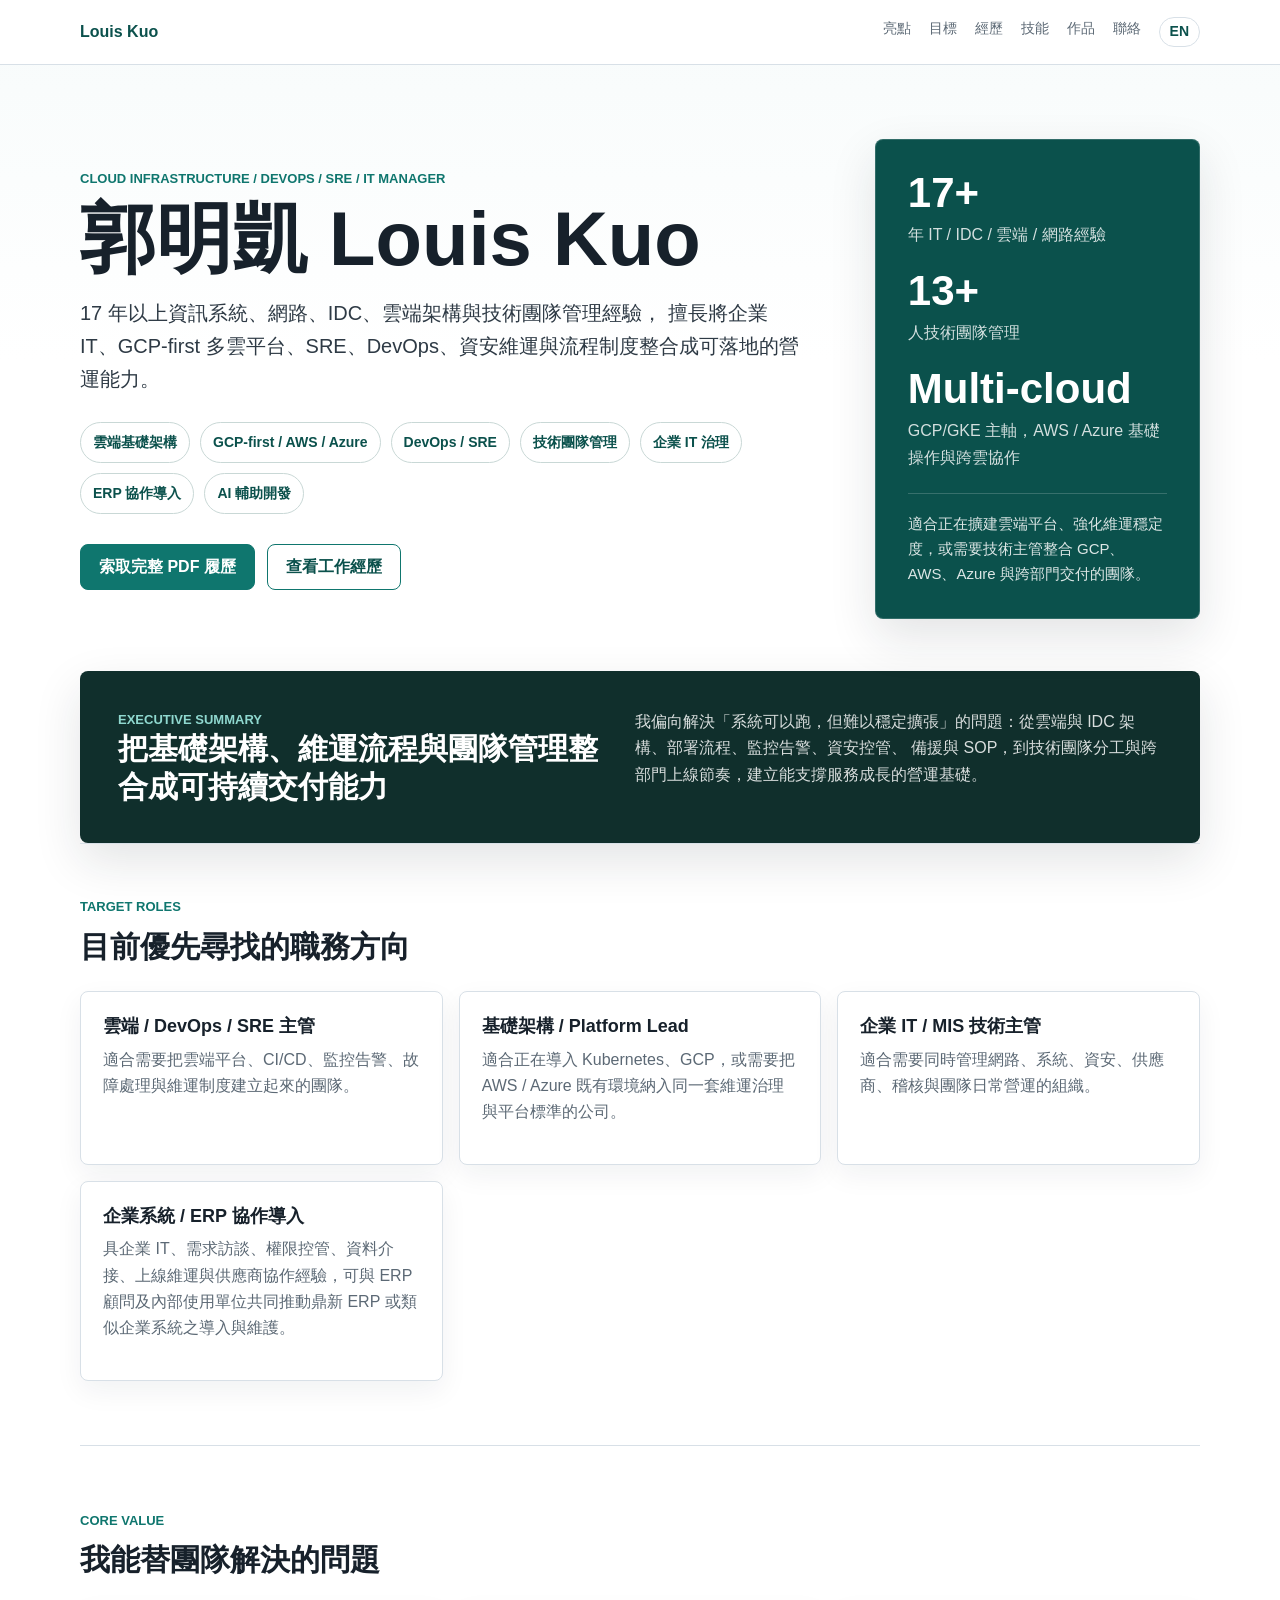
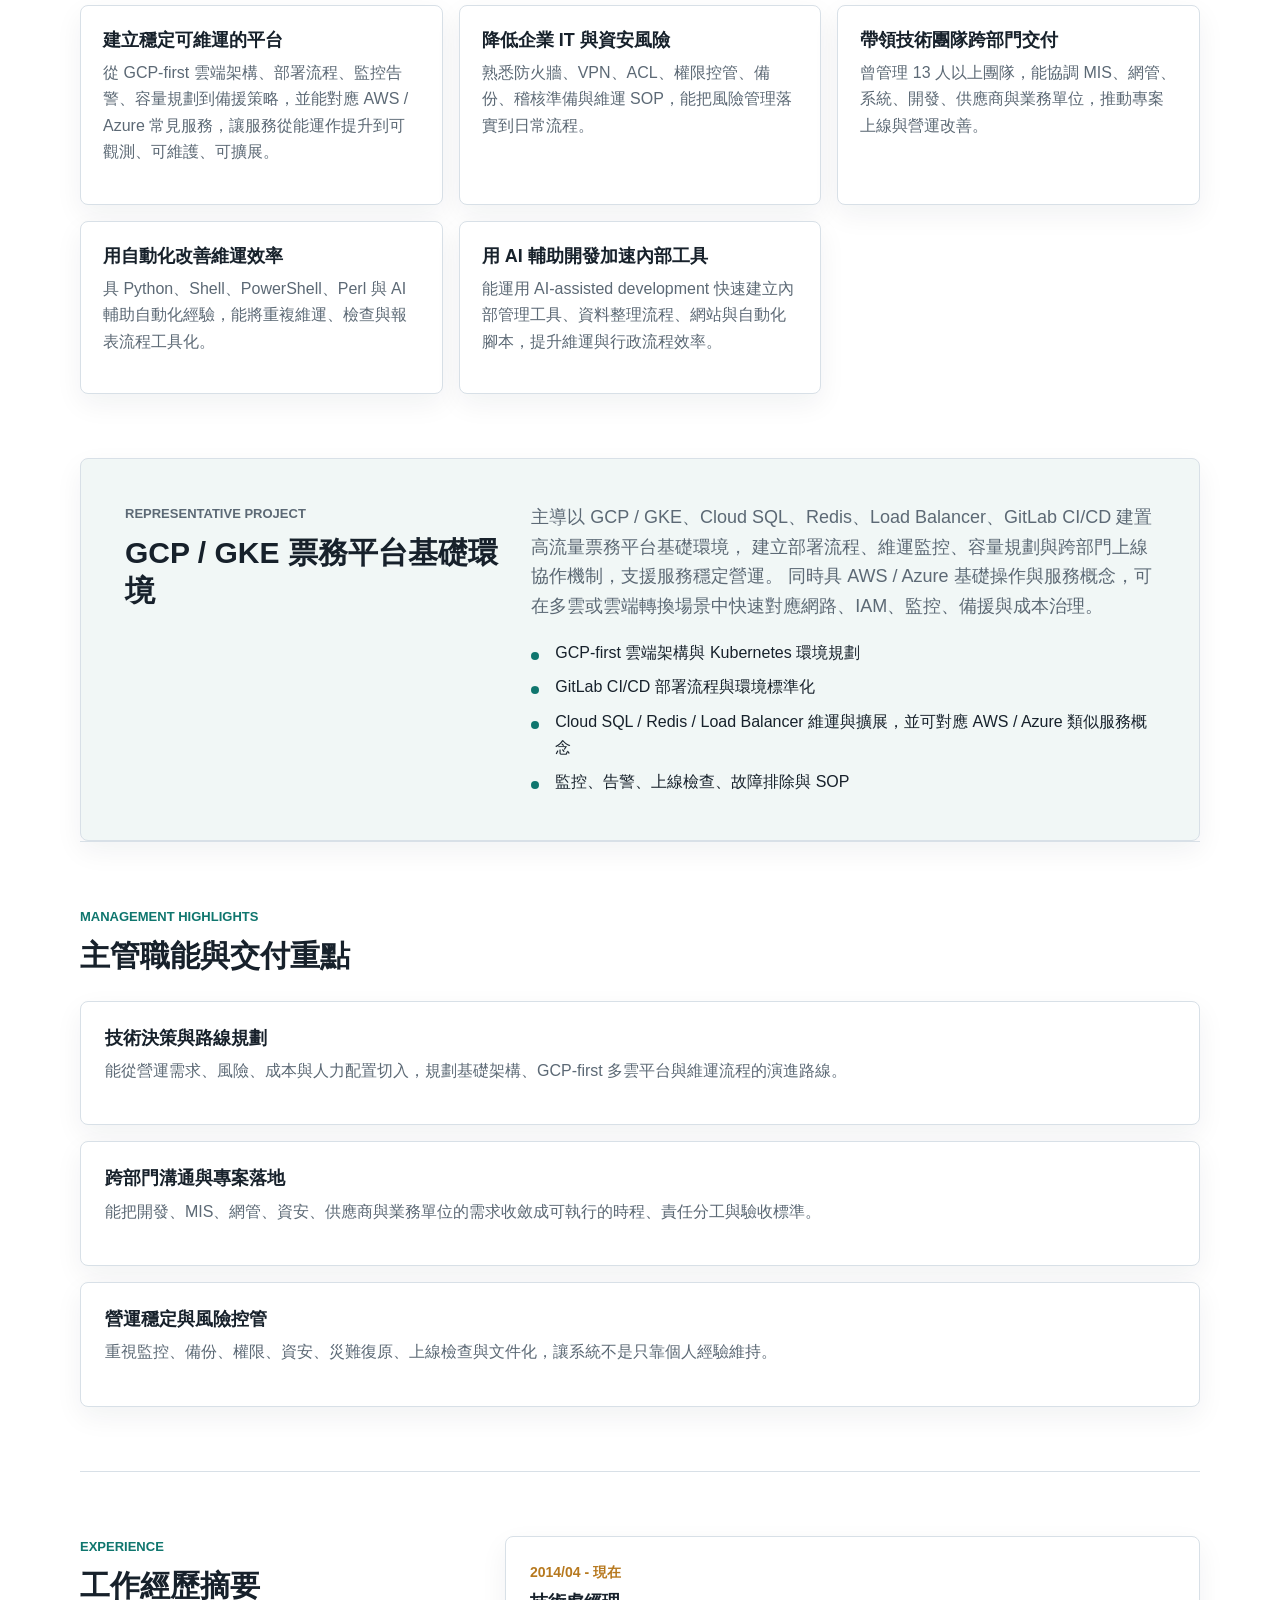
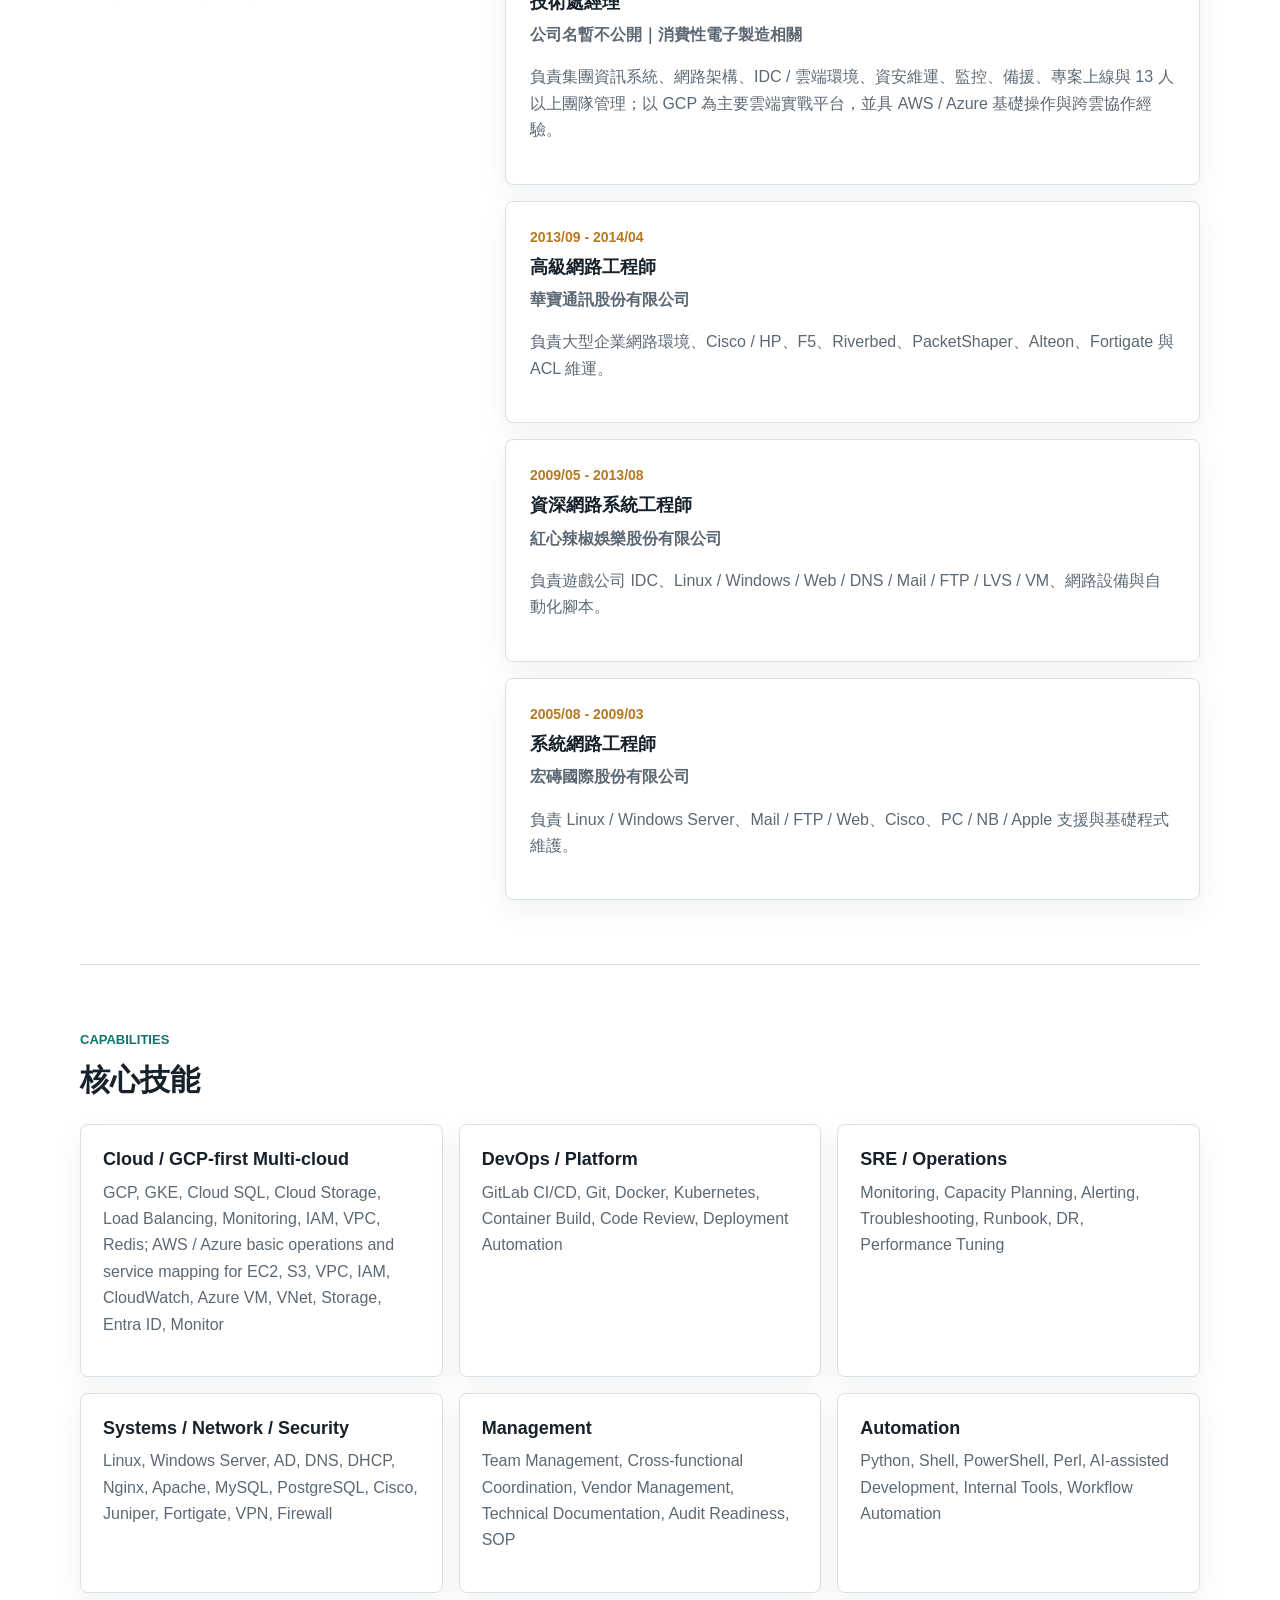
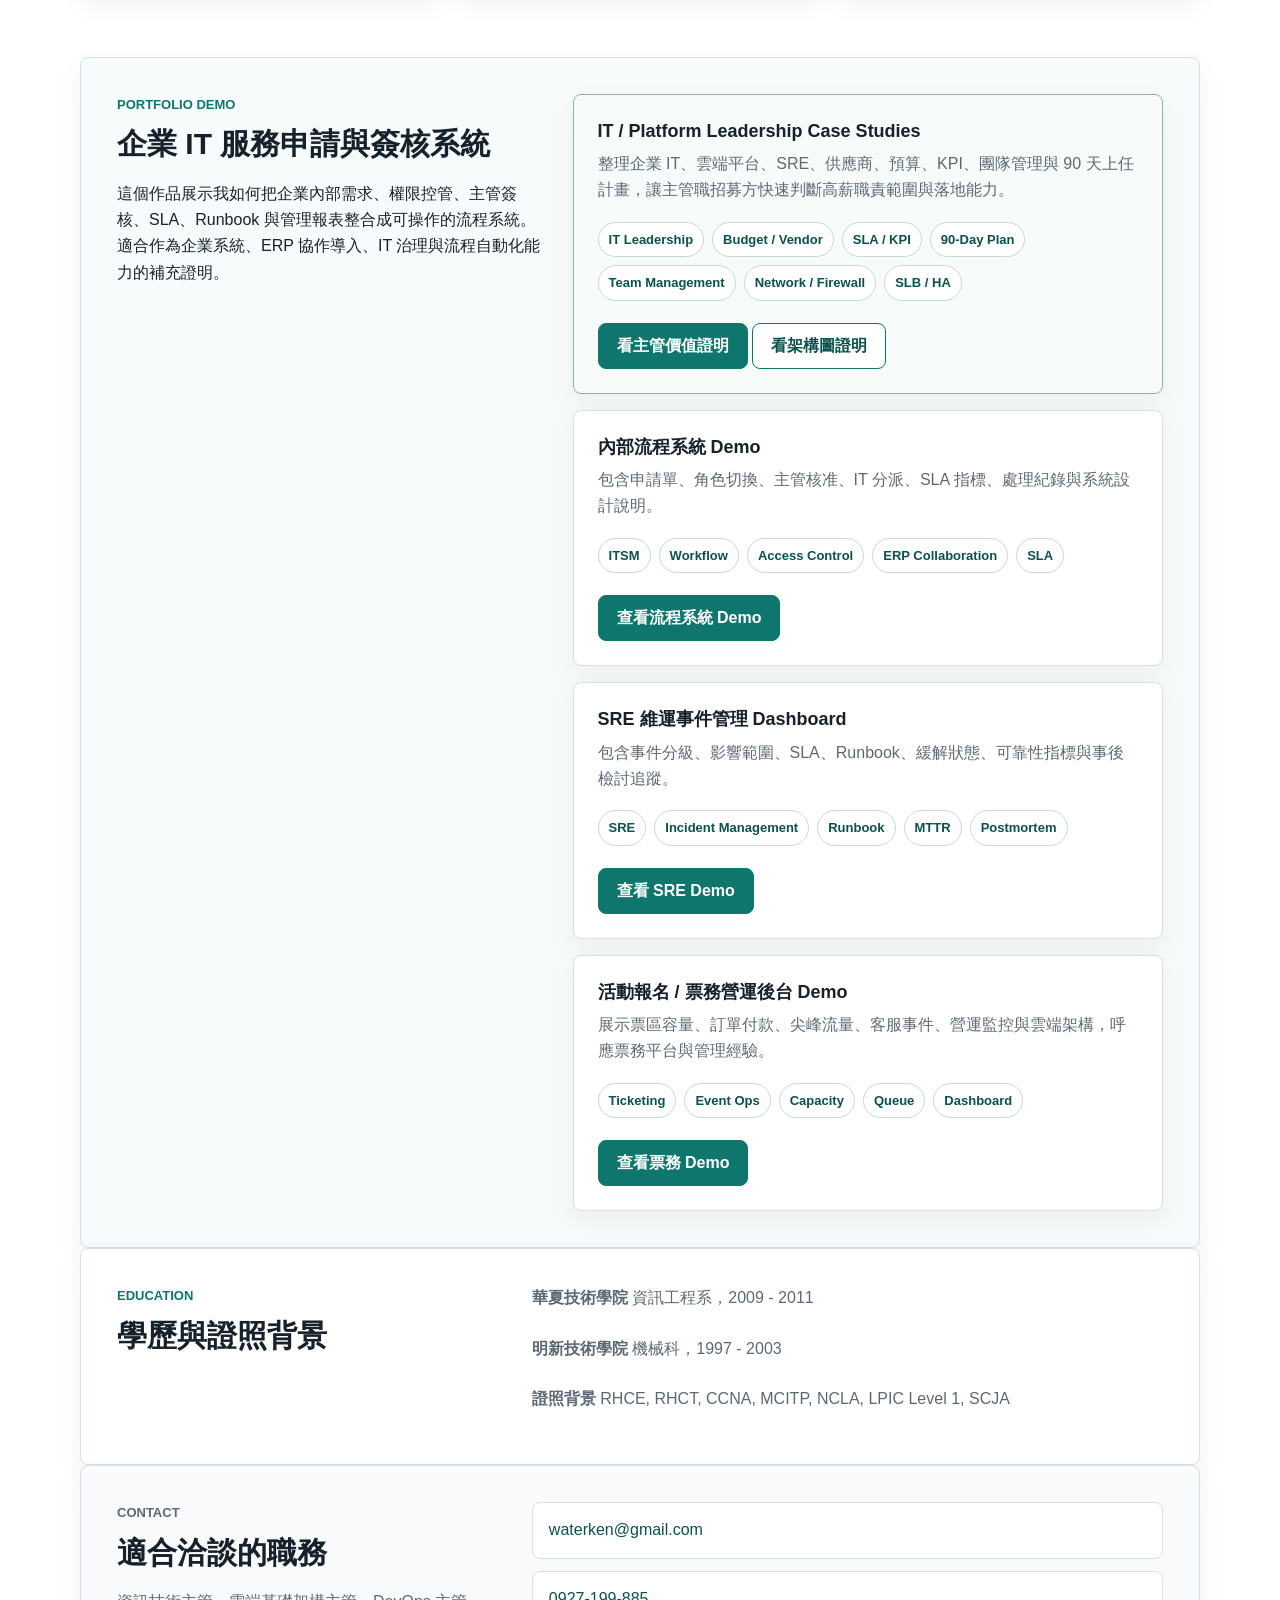
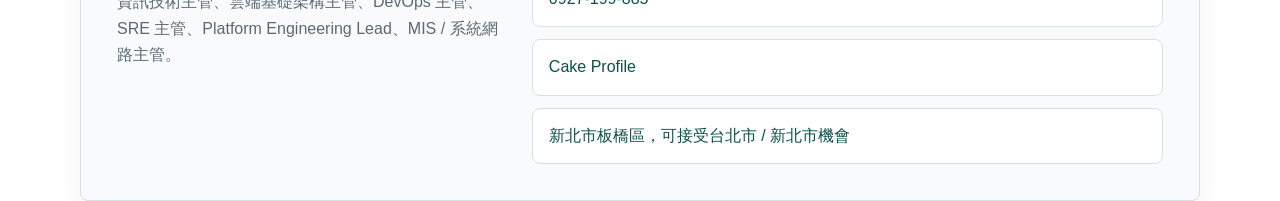
<file: index.html>
<!doctype html>
<html lang="zh-Hant">
<head>
  <meta charset="utf-8">
  <meta name="viewport" content="width=device-width, initial-scale=1">
  <title>郭明凱 Louis Kuo | Cloud Infrastructure / DevOps / SRE / IT Manager</title>
  <meta name="description" content="郭明凱 Louis Kuo，一頁式線上履歷。17 年以上資訊系統、網路、IDC、雲端架構與技術團隊管理經驗。">
  <link rel="stylesheet" href="styles.css">
</head>
<body>
  <header class="site-header">
    <nav class="nav" aria-label="主要導覽">
      <a class="brand" href="#top">Louis Kuo</a>
      <div class="nav-links">
        <a href="#impact">亮點</a>
        <a href="#fit">目標</a>
        <a href="#experience">經歷</a>
        <a href="#skills">技能</a>
        <a href="#portfolio">作品</a>
        <a href="#contact">聯絡</a>
        <a class="language-link" href="en.html">EN</a>
      </div>
    </nav>
  </header>

  <main id="top">
    <section class="hero">
      <div class="hero-content">
        <p class="eyebrow">Cloud Infrastructure / DevOps / SRE / IT Manager</p>
        <h1>郭明凱 Louis Kuo</h1>
        <p class="lead">
          17 年以上資訊系統、網路、IDC、雲端架構與技術團隊管理經驗，
          擅長將企業 IT、GCP-first 多雲平台、SRE、DevOps、資安維運與流程制度整合成可落地的營運能力。
        </p>
        <div class="profile-strip" aria-label="求職定位">
          <span>雲端基礎架構</span>
          <span>GCP-first / AWS / Azure</span>
          <span>DevOps / SRE</span>
          <span>技術團隊管理</span>
          <span>企業 IT 治理</span>
          <span>ERP 協作導入</span>
          <span>AI 輔助開發</span>
        </div>
        <div class="hero-actions">
          <a class="button primary" href="mailto:waterken@gmail.com?subject=索取郭明凱 Louis Kuo 完整 PDF 履歷">索取完整 PDF 履歷</a>
          <a class="button secondary" href="#experience">查看工作經歷</a>
        </div>
      </div>
      <aside class="hero-panel" aria-label="履歷摘要">
        <div>
          <span class="metric">17+</span>
          <span class="metric-label">年 IT / IDC / 雲端 / 網路經驗</span>
        </div>
        <div>
          <span class="metric">13+</span>
          <span class="metric-label">人技術團隊管理</span>
        </div>
        <div>
          <span class="metric">Multi-cloud</span>
          <span class="metric-label">GCP/GKE 主軸，AWS / Azure 基礎操作與跨雲協作</span>
        </div>
        <div class="panel-note">適合正在擴建雲端平台、強化維運穩定度，或需要技術主管整合 GCP、AWS、Azure 與跨部門交付的團隊。</div>
      </aside>
    </section>

    <section class="section summary-band" aria-label="職涯摘要">
      <div>
        <p class="eyebrow">Executive Summary</p>
        <h2>把基礎架構、維運流程與團隊管理整合成可持續交付能力</h2>
      </div>
      <p>
        我偏向解決「系統可以跑，但難以穩定擴張」的問題：從雲端與 IDC 架構、部署流程、監控告警、資安控管、
        備援與 SOP，到技術團隊分工與跨部門上線節奏，建立能支撐服務成長的營運基礎。
      </p>
    </section>

    <section id="fit" class="section fit-section">
      <div class="section-heading">
        <p class="eyebrow">Target Roles</p>
        <h2>目前優先尋找的職務方向</h2>
      </div>
      <div class="fit-grid">
        <article>
          <h3>雲端 / DevOps / SRE 主管</h3>
          <p>適合需要把雲端平台、CI/CD、監控告警、故障處理與維運制度建立起來的團隊。</p>
        </article>
        <article>
          <h3>基礎架構 / Platform Lead</h3>
          <p>適合正在導入 Kubernetes、GCP，或需要把 AWS / Azure 既有環境納入同一套維運治理與平台標準的公司。</p>
        </article>
        <article>
          <h3>企業 IT / MIS 技術主管</h3>
          <p>適合需要同時管理網路、系統、資安、供應商、稽核與團隊日常營運的組織。</p>
        </article>
        <article>
          <h3>企業系統 / ERP 協作導入</h3>
          <p>具企業 IT、需求訪談、權限控管、資料介接、上線維運與供應商協作經驗，可與 ERP 顧問及內部使用單位共同推動鼎新 ERP 或類似企業系統之導入與維護。</p>
        </article>
      </div>
    </section>

    <section id="impact" class="section">
      <div class="section-heading">
        <p class="eyebrow">Core Value</p>
        <h2>我能替團隊解決的問題</h2>
      </div>
      <div class="impact-grid">
        <article>
          <h3>建立穩定可維運的平台</h3>
          <p>從 GCP-first 雲端架構、部署流程、監控告警、容量規劃到備援策略，並能對應 AWS / Azure 常見服務，讓服務從能運作提升到可觀測、可維護、可擴展。</p>
        </article>
        <article>
          <h3>降低企業 IT 與資安風險</h3>
          <p>熟悉防火牆、VPN、ACL、權限控管、備份、稽核準備與維運 SOP，能把風險管理落實到日常流程。</p>
        </article>
        <article>
          <h3>帶領技術團隊跨部門交付</h3>
          <p>曾管理 13 人以上團隊，能協調 MIS、網管、系統、開發、供應商與業務單位，推動專案上線與營運改善。</p>
        </article>
        <article>
          <h3>用自動化改善維運效率</h3>
          <p>具 Python、Shell、PowerShell、Perl 與 AI 輔助自動化經驗，能將重複維運、檢查與報表流程工具化。</p>
        </article>
        <article>
          <h3>用 AI 輔助開發加速內部工具</h3>
          <p>能運用 AI-assisted development 快速建立內部管理工具、資料整理流程、網站與自動化腳本，提升維運與行政流程效率。</p>
        </article>
      </div>
    </section>

    <section class="section feature">
      <div class="section-heading">
        <p class="eyebrow">Representative Project</p>
        <h2>GCP / GKE 票務平台基礎環境</h2>
      </div>
      <div class="feature-body">
        <p>
          主導以 GCP / GKE、Cloud SQL、Redis、Load Balancer、GitLab CI/CD 建置高流量票務平台基礎環境，
          建立部署流程、維運監控、容量規劃與跨部門上線協作機制，支援服務穩定營運。
          同時具 AWS / Azure 基礎操作與服務概念，可在多雲或雲端轉換場景中快速對應網路、IAM、監控、備援與成本治理。
        </p>
        <ul class="check-list">
          <li>GCP-first 雲端架構與 Kubernetes 環境規劃</li>
          <li>GitLab CI/CD 部署流程與環境標準化</li>
          <li>Cloud SQL / Redis / Load Balancer 維運與擴展，並可對應 AWS / Azure 類似服務概念</li>
          <li>監控、告警、上線檢查、故障排除與 SOP</li>
        </ul>
      </div>
    </section>

    <section class="section achievements">
      <div class="section-heading">
        <p class="eyebrow">Management Highlights</p>
        <h2>主管職能與交付重點</h2>
      </div>
      <div class="achievement-list">
        <article>
          <h3>技術決策與路線規劃</h3>
          <p>能從營運需求、風險、成本與人力配置切入，規劃基礎架構、GCP-first 多雲平台與維運流程的演進路線。</p>
        </article>
        <article>
          <h3>跨部門溝通與專案落地</h3>
          <p>能把開發、MIS、網管、資安、供應商與業務單位的需求收斂成可執行的時程、責任分工與驗收標準。</p>
        </article>
        <article>
          <h3>營運穩定與風險控管</h3>
          <p>重視監控、備份、權限、資安、災難復原、上線檢查與文件化，讓系統不是只靠個人經驗維持。</p>
        </article>
      </div>
    </section>


    <section id="experience" class="section two-column">
      <div class="section-heading sticky-heading">
        <p class="eyebrow">Experience</p>
        <h2>工作經歷摘要</h2>
      </div>
      <div class="timeline">
        <article class="timeline-item">
          <div class="timeline-meta">2014/04 - 現在</div>
          <h3>技術處經理</h3>
          <p class="company">公司名暫不公開｜消費性電子製造相關</p>
          <p>負責集團資訊系統、網路架構、IDC / 雲端環境、資安維運、監控、備援、專案上線與 13 人以上團隊管理；以 GCP 為主要雲端實戰平台，並具 AWS / Azure 基礎操作與跨雲協作經驗。</p>
        </article>
        <article class="timeline-item">
          <div class="timeline-meta">2013/09 - 2014/04</div>
          <h3>高級網路工程師</h3>
          <p class="company">華寶通訊股份有限公司</p>
          <p>負責大型企業網路環境、Cisco / HP、F5、Riverbed、PacketShaper、Alteon、Fortigate 與 ACL 維運。</p>
        </article>
        <article class="timeline-item">
          <div class="timeline-meta">2009/05 - 2013/08</div>
          <h3>資深網路系統工程師</h3>
          <p class="company">紅心辣椒娛樂股份有限公司</p>
          <p>負責遊戲公司 IDC、Linux / Windows / Web / DNS / Mail / FTP / LVS / VM、網路設備與自動化腳本。</p>
        </article>
        <article class="timeline-item">
          <div class="timeline-meta">2005/08 - 2009/03</div>
          <h3>系統網路工程師</h3>
          <p class="company">宏磚國際股份有限公司</p>
          <p>負責 Linux / Windows Server、Mail / FTP / Web、Cisco、PC / NB / Apple 支援與基礎程式維護。</p>
        </article>
      </div>
    </section>

    <section id="skills" class="section">
      <div class="section-heading">
        <p class="eyebrow">Capabilities</p>
        <h2>核心技能</h2>
      </div>
      <div class="skill-groups">
        <article>
          <h3>Cloud / GCP-first Multi-cloud</h3>
          <p>GCP, GKE, Cloud SQL, Cloud Storage, Load Balancing, Monitoring, IAM, VPC, Redis; AWS / Azure basic operations and service mapping for EC2, S3, VPC, IAM, CloudWatch, Azure VM, VNet, Storage, Entra ID, Monitor</p>
        </article>
        <article>
          <h3>DevOps / Platform</h3>
          <p>GitLab CI/CD, Git, Docker, Kubernetes, Container Build, Code Review, Deployment Automation</p>
        </article>
        <article>
          <h3>SRE / Operations</h3>
          <p>Monitoring, Capacity Planning, Alerting, Troubleshooting, Runbook, DR, Performance Tuning</p>
        </article>
        <article>
          <h3>Systems / Network / Security</h3>
          <p>Linux, Windows Server, AD, DNS, DHCP, Nginx, Apache, MySQL, PostgreSQL, Cisco, Juniper, Fortigate, VPN, Firewall</p>
        </article>
        <article>
          <h3>Management</h3>
          <p>Team Management, Cross-functional Coordination, Vendor Management, Technical Documentation, Audit Readiness, SOP</p>
        </article>
        <article>
          <h3>Automation</h3>
          <p>Python, Shell, PowerShell, Perl, AI-assisted Development, Internal Tools, Workflow Automation</p>
        </article>
      </div>
    </section>

    <section id="portfolio" class="section portfolio-showcase">
      <div>
        <p class="eyebrow">Portfolio Demo</p>
        <h2>企業 IT 服務申請與簽核系統</h2>
        <p>
          這個作品展示我如何把企業內部需求、權限控管、主管簽核、SLA、Runbook 與管理報表整合成可操作的流程系統。
          適合作為企業系統、ERP 協作導入、IT 治理與流程自動化能力的補充證明。
        </p>
      </div>
      <div class="portfolio-list">
        <article class="portfolio-card leadership-card">
          <h3>IT / Platform Leadership Case Studies</h3>
          <p>整理企業 IT、雲端平台、SRE、供應商、預算、KPI、團隊管理與 90 天上任計畫，讓主管職招募方快速判斷高薪職責範圍與落地能力。</p>
          <div class="portfolio-tags">
            <span>IT Leadership</span>
            <span>Budget / Vendor</span>
            <span>SLA / KPI</span>
            <span>90-Day Plan</span>
            <span>Team Management</span>
            <span>Network / Firewall</span>
            <span>SLB / HA</span>
          </div>
          <a class="button primary" href="leadership-case-studies.html">看主管價值證明</a>
          <a class="button secondary" href="leadership-case-studies.html#architecture">看架構圖證明</a>
        </article>
        <article class="portfolio-card">
          <h3>內部流程系統 Demo</h3>
          <p>包含申請單、角色切換、主管核准、IT 分派、SLA 指標、處理紀錄與系統設計說明。</p>
          <div class="portfolio-tags">
            <span>ITSM</span>
            <span>Workflow</span>
            <span>Access Control</span>
            <span>ERP Collaboration</span>
            <span>SLA</span>
          </div>
          <a class="button primary" href="it-service-demo.html">查看流程系統 Demo</a>
        </article>
        <article class="portfolio-card">
          <h3>SRE 維運事件管理 Dashboard</h3>
          <p>包含事件分級、影響範圍、SLA、Runbook、緩解狀態、可靠性指標與事後檢討追蹤。</p>
          <div class="portfolio-tags">
            <span>SRE</span>
            <span>Incident Management</span>
            <span>Runbook</span>
            <span>MTTR</span>
            <span>Postmortem</span>
          </div>
          <a class="button primary" href="sre-incident-demo.html">查看 SRE Demo</a>
        </article>
        <article class="portfolio-card">
          <h3>活動報名 / 票務營運後台 Demo</h3>
          <p>展示票區容量、訂單付款、尖峰流量、客服事件、營運監控與雲端架構，呼應票務平台與管理經驗。</p>
          <div class="portfolio-tags">
            <span>Ticketing</span>
            <span>Event Ops</span>
            <span>Capacity</span>
            <span>Queue</span>
            <span>Dashboard</span>
          </div>
          <a class="button primary" href="event-ops-demo.html">查看票務 Demo</a>
        </article>
      </div>
    </section>

    <section class="section credentials">
      <div>
        <p class="eyebrow">Education</p>
        <h2>學歷與證照背景</h2>
      </div>
      <div class="credential-list">
        <p><strong>華夏技術學院</strong> 資訊工程系，2009 - 2011</p>
        <p><strong>明新技術學院</strong> 機械科，1997 - 2003</p>
        <p><strong>證照背景</strong> RHCE, RHCT, CCNA, MCITP, NCLA, LPIC Level 1, SCJA</p>
      </div>
    </section>

    <section id="contact" class="section contact">
      <div>
        <p class="eyebrow">Contact</p>
        <h2>適合洽談的職務</h2>
        <p>資訊技術主管、雲端基礎架構主管、DevOps 主管、SRE 主管、Platform Engineering Lead、MIS / 系統網路主管。</p>
      </div>
      <div class="contact-panel">
        <a href="mailto:waterken@gmail.com">waterken@gmail.com</a>
        <a href="tel:+886927199885">0927-199-885</a>
        <a href="https://www.cake.me/me/louis-kuo-57db90">Cake Profile</a>
        <span>新北市板橋區，可接受台北市 / 新北市機會</span>
      </div>
    </section>
  </main>
</body>
</html>
</file>
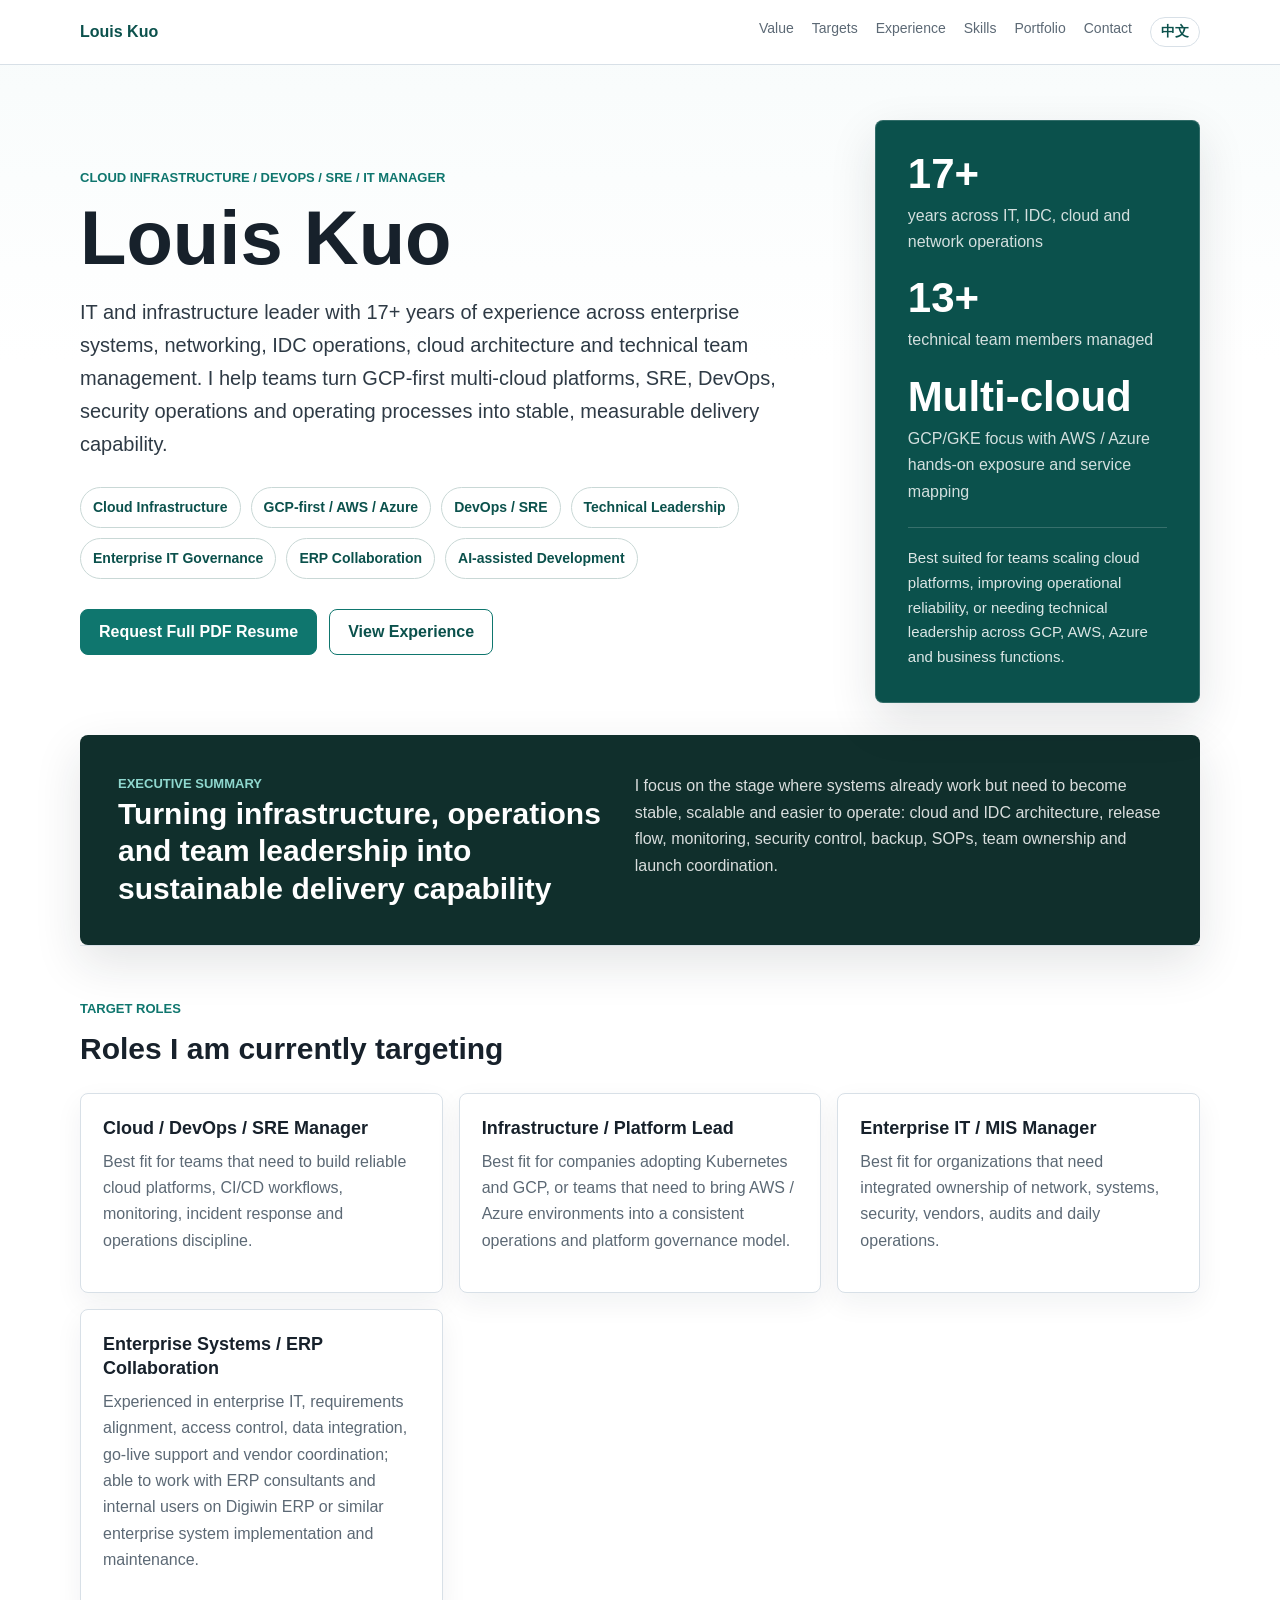
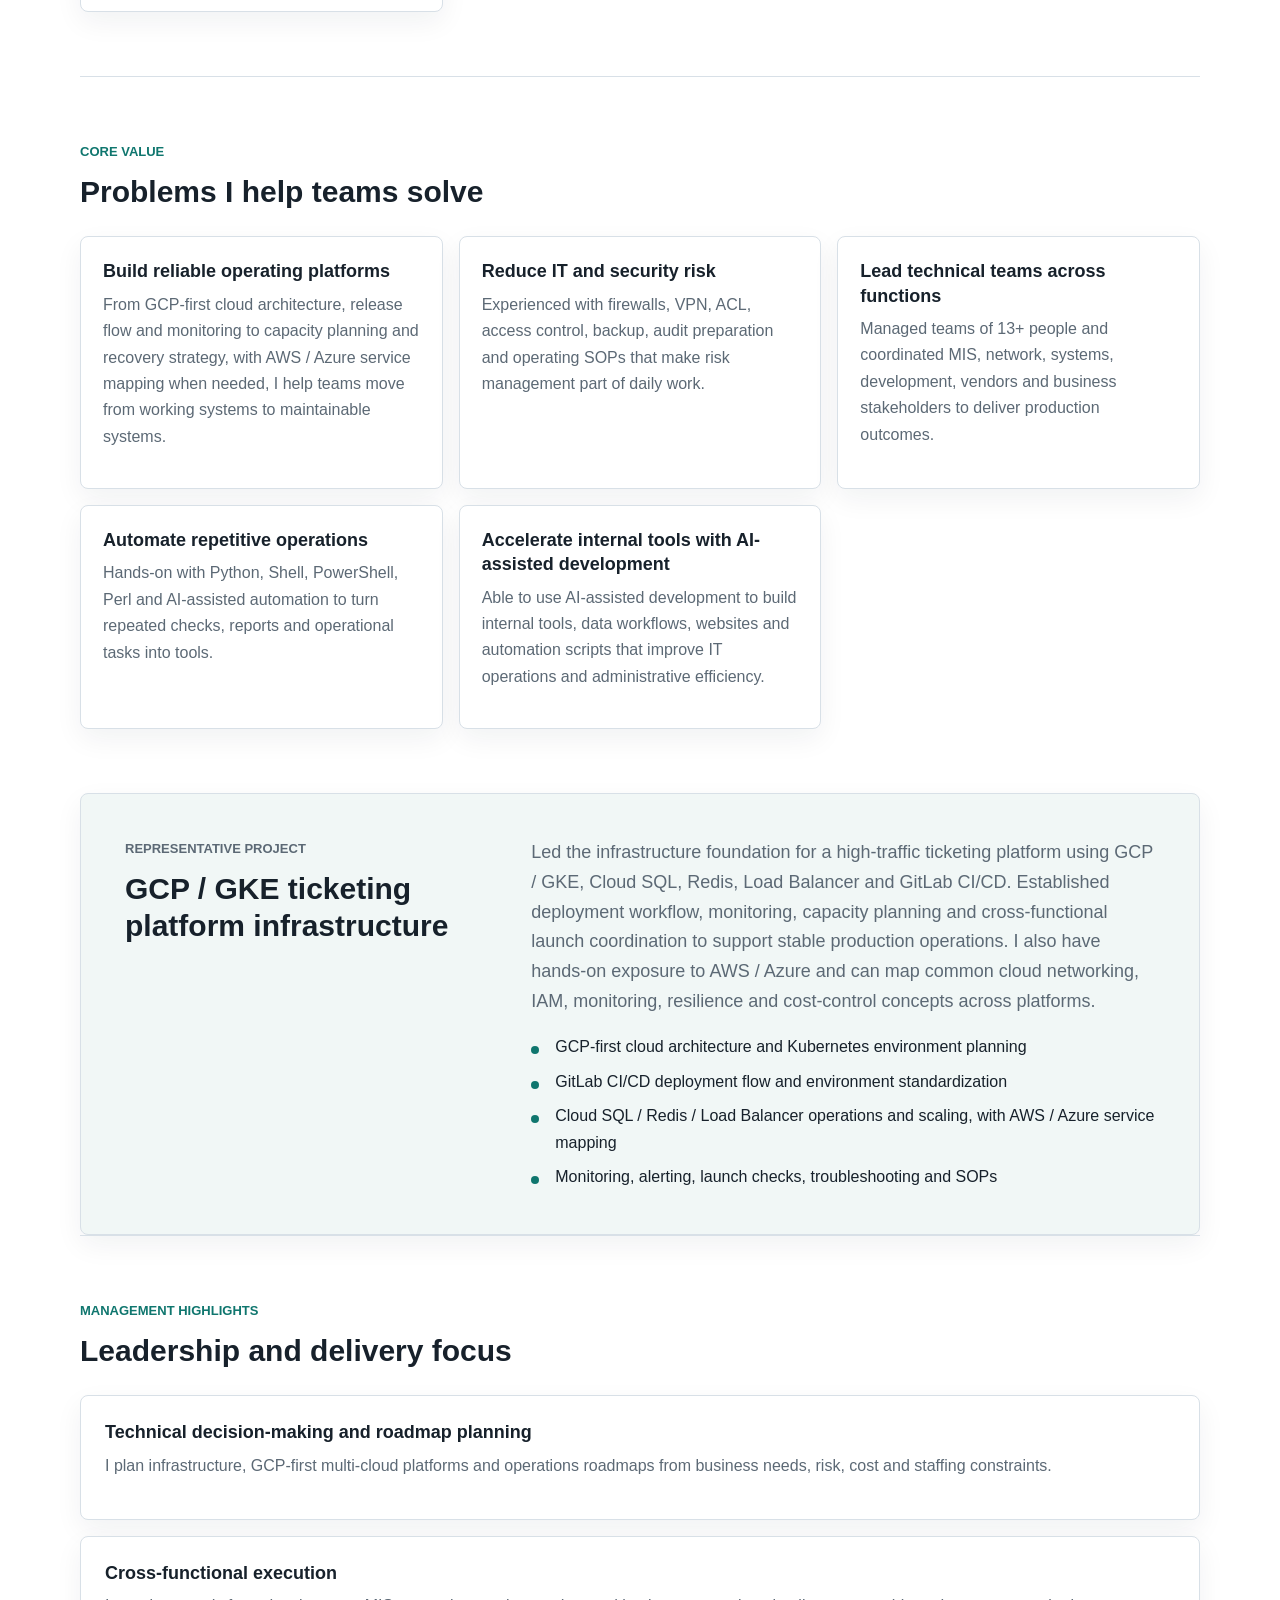
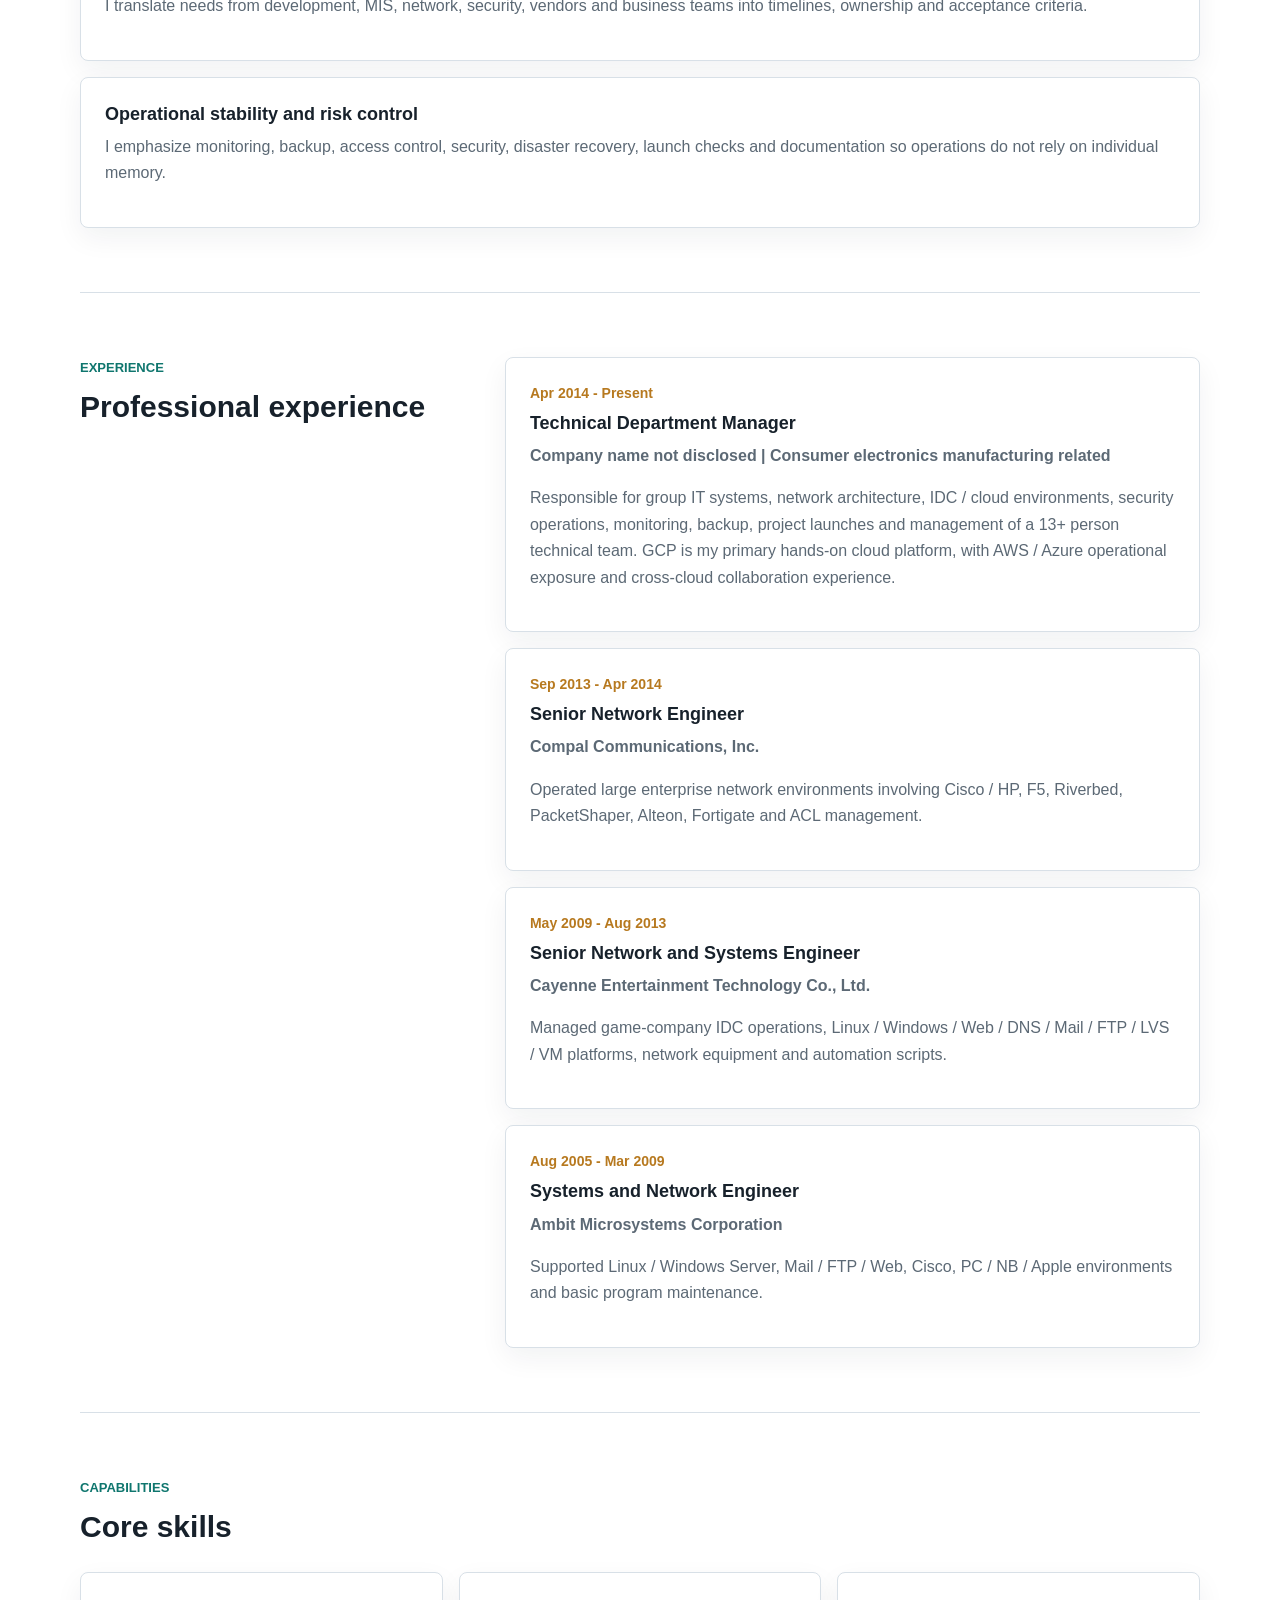
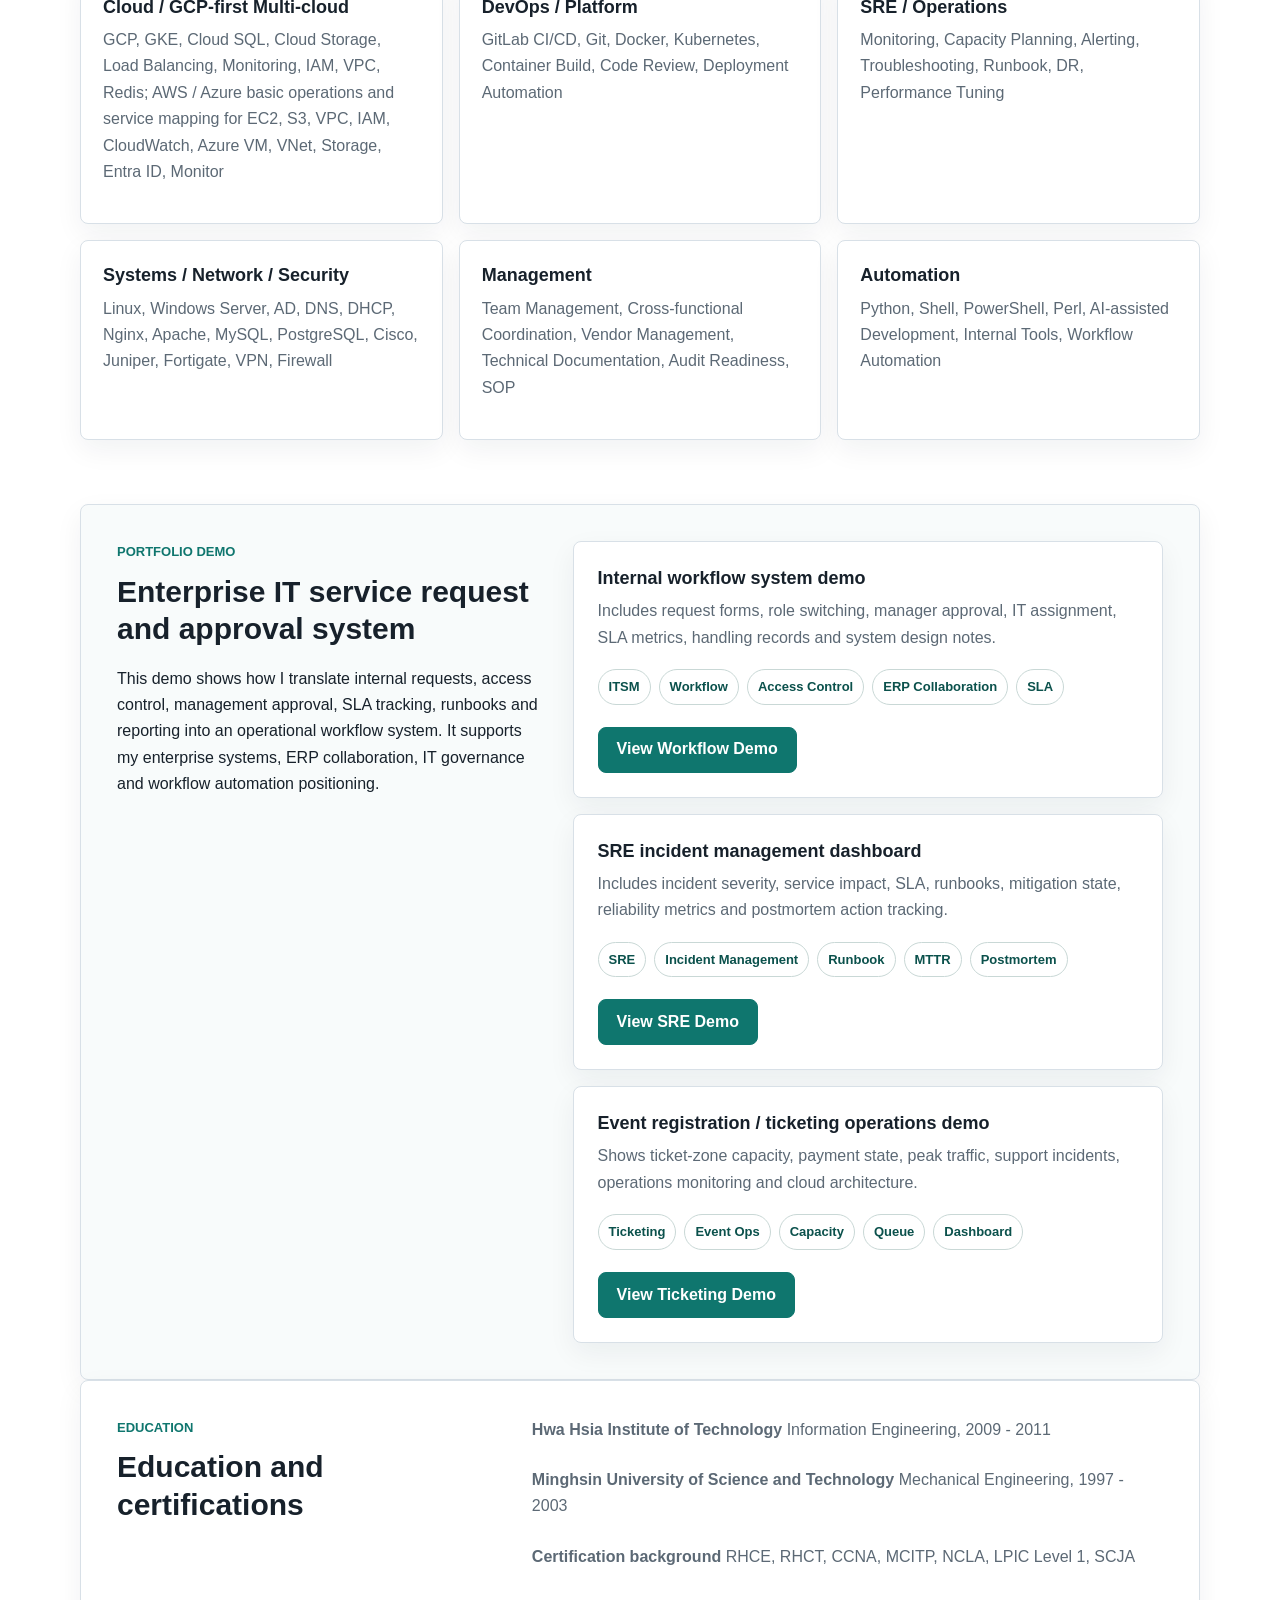
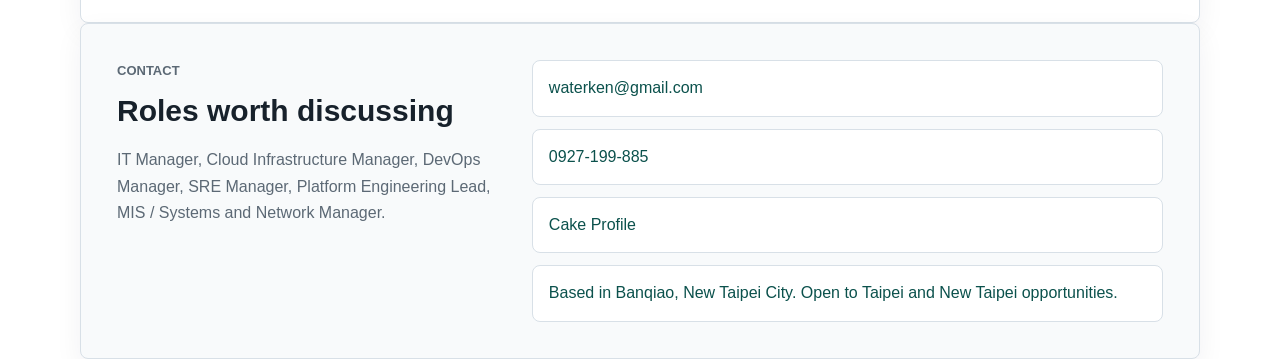
<file: en.html>
<!doctype html>
<html lang="en">
<head>
  <meta charset="utf-8">
  <meta name="viewport" content="width=device-width, initial-scale=1">
  <title>Louis Kuo | Cloud Infrastructure / DevOps / SRE / IT Manager</title>
  <meta name="description" content="Louis Kuo, Cloud Infrastructure, DevOps, SRE and IT manager with 17+ years of experience across enterprise IT, IDC, cloud platforms, network operations and technical team leadership.">
  <link rel="stylesheet" href="styles.css">
</head>
<body>
  <header class="site-header">
    <nav class="nav" aria-label="Primary navigation">
      <a class="brand" href="#top">Louis Kuo</a>
      <div class="nav-links">
        <a href="#impact">Value</a>
        <a href="#fit">Targets</a>
        <a href="#experience">Experience</a>
        <a href="#skills">Skills</a>
        <a href="#portfolio">Portfolio</a>
        <a href="#contact">Contact</a>
        <a class="language-link" href="index.html">中文</a>
      </div>
    </nav>
  </header>

  <main id="top">
    <section class="hero">
      <div class="hero-content">
        <p class="eyebrow">Cloud Infrastructure / DevOps / SRE / IT Manager</p>
        <h1>Louis Kuo</h1>
        <p class="lead">
          IT and infrastructure leader with 17+ years of experience across enterprise systems, networking, IDC operations,
          cloud architecture and technical team management. I help teams turn GCP-first multi-cloud platforms, SRE, DevOps, security operations
          and operating processes into stable, measurable delivery capability.
        </p>
        <div class="profile-strip" aria-label="Positioning">
          <span>Cloud Infrastructure</span>
          <span>GCP-first / AWS / Azure</span>
          <span>DevOps / SRE</span>
          <span>Technical Leadership</span>
          <span>Enterprise IT Governance</span>
          <span>ERP Collaboration</span>
          <span>AI-assisted Development</span>
        </div>
        <div class="hero-actions">
          <a class="button primary" href="mailto:waterken@gmail.com?subject=Request for Louis Kuo full PDF resume">Request Full PDF Resume</a>
          <a class="button secondary" href="#experience">View Experience</a>
        </div>
      </div>
      <aside class="hero-panel" aria-label="Resume summary">
        <div>
          <span class="metric">17+</span>
          <span class="metric-label">years across IT, IDC, cloud and network operations</span>
        </div>
        <div>
          <span class="metric">13+</span>
          <span class="metric-label">technical team members managed</span>
        </div>
        <div>
          <span class="metric">Multi-cloud</span>
          <span class="metric-label">GCP/GKE focus with AWS / Azure hands-on exposure and service mapping</span>
        </div>
        <div class="panel-note">Best suited for teams scaling cloud platforms, improving operational reliability, or needing technical leadership across GCP, AWS, Azure and business functions.</div>
      </aside>
    </section>

    <section class="section summary-band" aria-label="Career summary">
      <div>
        <p class="eyebrow">Executive Summary</p>
        <h2>Turning infrastructure, operations and team leadership into sustainable delivery capability</h2>
      </div>
      <p>
        I focus on the stage where systems already work but need to become stable, scalable and easier to operate:
        cloud and IDC architecture, release flow, monitoring, security control, backup, SOPs, team ownership and launch coordination.
      </p>
    </section>

    <section id="fit" class="section fit-section">
      <div class="section-heading">
        <p class="eyebrow">Target Roles</p>
        <h2>Roles I am currently targeting</h2>
      </div>
      <div class="fit-grid">
        <article>
          <h3>Cloud / DevOps / SRE Manager</h3>
          <p>Best fit for teams that need to build reliable cloud platforms, CI/CD workflows, monitoring, incident response and operations discipline.</p>
        </article>
        <article>
          <h3>Infrastructure / Platform Lead</h3>
          <p>Best fit for companies adopting Kubernetes and GCP, or teams that need to bring AWS / Azure environments into a consistent operations and platform governance model.</p>
        </article>
        <article>
          <h3>Enterprise IT / MIS Manager</h3>
          <p>Best fit for organizations that need integrated ownership of network, systems, security, vendors, audits and daily operations.</p>
        </article>
        <article>
          <h3>Enterprise Systems / ERP Collaboration</h3>
          <p>Experienced in enterprise IT, requirements alignment, access control, data integration, go-live support and vendor coordination; able to work with ERP consultants and internal users on Digiwin ERP or similar enterprise system implementation and maintenance.</p>
        </article>
      </div>
    </section>

    <section id="impact" class="section">
      <div class="section-heading">
        <p class="eyebrow">Core Value</p>
        <h2>Problems I help teams solve</h2>
      </div>
      <div class="impact-grid">
        <article>
          <h3>Build reliable operating platforms</h3>
          <p>From GCP-first cloud architecture, release flow and monitoring to capacity planning and recovery strategy, with AWS / Azure service mapping when needed, I help teams move from working systems to maintainable systems.</p>
        </article>
        <article>
          <h3>Reduce IT and security risk</h3>
          <p>Experienced with firewalls, VPN, ACL, access control, backup, audit preparation and operating SOPs that make risk management part of daily work.</p>
        </article>
        <article>
          <h3>Lead technical teams across functions</h3>
          <p>Managed teams of 13+ people and coordinated MIS, network, systems, development, vendors and business stakeholders to deliver production outcomes.</p>
        </article>
        <article>
          <h3>Automate repetitive operations</h3>
          <p>Hands-on with Python, Shell, PowerShell, Perl and AI-assisted automation to turn repeated checks, reports and operational tasks into tools.</p>
        </article>
        <article>
          <h3>Accelerate internal tools with AI-assisted development</h3>
          <p>Able to use AI-assisted development to build internal tools, data workflows, websites and automation scripts that improve IT operations and administrative efficiency.</p>
        </article>
      </div>
    </section>

    <section class="section feature">
      <div class="section-heading">
        <p class="eyebrow">Representative Project</p>
        <h2>GCP / GKE ticketing platform infrastructure</h2>
      </div>
      <div class="feature-body">
        <p>
          Led the infrastructure foundation for a high-traffic ticketing platform using GCP / GKE, Cloud SQL, Redis,
          Load Balancer and GitLab CI/CD. Established deployment workflow, monitoring, capacity planning and cross-functional
          launch coordination to support stable production operations.
          I also have hands-on exposure to AWS / Azure and can map common cloud networking, IAM, monitoring, resilience and cost-control concepts across platforms.
        </p>
        <ul class="check-list">
          <li>GCP-first cloud architecture and Kubernetes environment planning</li>
          <li>GitLab CI/CD deployment flow and environment standardization</li>
          <li>Cloud SQL / Redis / Load Balancer operations and scaling, with AWS / Azure service mapping</li>
          <li>Monitoring, alerting, launch checks, troubleshooting and SOPs</li>
        </ul>
      </div>
    </section>

    <section class="section achievements">
      <div class="section-heading">
        <p class="eyebrow">Management Highlights</p>
        <h2>Leadership and delivery focus</h2>
      </div>
      <div class="achievement-list">
        <article>
          <h3>Technical decision-making and roadmap planning</h3>
          <p>I plan infrastructure, GCP-first multi-cloud platforms and operations roadmaps from business needs, risk, cost and staffing constraints.</p>
        </article>
        <article>
          <h3>Cross-functional execution</h3>
          <p>I translate needs from development, MIS, network, security, vendors and business teams into timelines, ownership and acceptance criteria.</p>
        </article>
        <article>
          <h3>Operational stability and risk control</h3>
          <p>I emphasize monitoring, backup, access control, security, disaster recovery, launch checks and documentation so operations do not rely on individual memory.</p>
        </article>
      </div>
    </section>

    <section id="experience" class="section two-column">
      <div class="section-heading sticky-heading">
        <p class="eyebrow">Experience</p>
        <h2>Professional experience</h2>
      </div>
      <div class="timeline">
        <article class="timeline-item">
          <div class="timeline-meta">Apr 2014 - Present</div>
          <h3>Technical Department Manager</h3>
          <p class="company">Company name not disclosed | Consumer electronics manufacturing related</p>
          <p>Responsible for group IT systems, network architecture, IDC / cloud environments, security operations, monitoring, backup, project launches and management of a 13+ person technical team. GCP is my primary hands-on cloud platform, with AWS / Azure operational exposure and cross-cloud collaboration experience.</p>
        </article>
        <article class="timeline-item">
          <div class="timeline-meta">Sep 2013 - Apr 2014</div>
          <h3>Senior Network Engineer</h3>
          <p class="company">Compal Communications, Inc.</p>
          <p>Operated large enterprise network environments involving Cisco / HP, F5, Riverbed, PacketShaper, Alteon, Fortigate and ACL management.</p>
        </article>
        <article class="timeline-item">
          <div class="timeline-meta">May 2009 - Aug 2013</div>
          <h3>Senior Network and Systems Engineer</h3>
          <p class="company">Cayenne Entertainment Technology Co., Ltd.</p>
          <p>Managed game-company IDC operations, Linux / Windows / Web / DNS / Mail / FTP / LVS / VM platforms, network equipment and automation scripts.</p>
        </article>
        <article class="timeline-item">
          <div class="timeline-meta">Aug 2005 - Mar 2009</div>
          <h3>Systems and Network Engineer</h3>
          <p class="company">Ambit Microsystems Corporation</p>
          <p>Supported Linux / Windows Server, Mail / FTP / Web, Cisco, PC / NB / Apple environments and basic program maintenance.</p>
        </article>
      </div>
    </section>

    <section id="skills" class="section">
      <div class="section-heading">
        <p class="eyebrow">Capabilities</p>
        <h2>Core skills</h2>
      </div>
      <div class="skill-groups">
        <article>
          <h3>Cloud / GCP-first Multi-cloud</h3>
          <p>GCP, GKE, Cloud SQL, Cloud Storage, Load Balancing, Monitoring, IAM, VPC, Redis; AWS / Azure basic operations and service mapping for EC2, S3, VPC, IAM, CloudWatch, Azure VM, VNet, Storage, Entra ID, Monitor</p>
        </article>
        <article>
          <h3>DevOps / Platform</h3>
          <p>GitLab CI/CD, Git, Docker, Kubernetes, Container Build, Code Review, Deployment Automation</p>
        </article>
        <article>
          <h3>SRE / Operations</h3>
          <p>Monitoring, Capacity Planning, Alerting, Troubleshooting, Runbook, DR, Performance Tuning</p>
        </article>
        <article>
          <h3>Systems / Network / Security</h3>
          <p>Linux, Windows Server, AD, DNS, DHCP, Nginx, Apache, MySQL, PostgreSQL, Cisco, Juniper, Fortigate, VPN, Firewall</p>
        </article>
        <article>
          <h3>Management</h3>
          <p>Team Management, Cross-functional Coordination, Vendor Management, Technical Documentation, Audit Readiness, SOP</p>
        </article>
        <article>
          <h3>Automation</h3>
          <p>Python, Shell, PowerShell, Perl, AI-assisted Development, Internal Tools, Workflow Automation</p>
        </article>
      </div>
    </section>

    <section id="portfolio" class="section portfolio-showcase">
      <div>
        <p class="eyebrow">Portfolio Demo</p>
        <h2>Enterprise IT service request and approval system</h2>
        <p>
          This demo shows how I translate internal requests, access control, management approval, SLA tracking,
          runbooks and reporting into an operational workflow system. It supports my enterprise systems,
          ERP collaboration, IT governance and workflow automation positioning.
        </p>
      </div>
      <div class="portfolio-list">
        <article class="portfolio-card">
          <h3>Internal workflow system demo</h3>
          <p>Includes request forms, role switching, manager approval, IT assignment, SLA metrics, handling records and system design notes.</p>
          <div class="portfolio-tags">
            <span>ITSM</span>
            <span>Workflow</span>
            <span>Access Control</span>
            <span>ERP Collaboration</span>
            <span>SLA</span>
          </div>
          <a class="button primary" href="it-service-demo.html">View Workflow Demo</a>
        </article>
        <article class="portfolio-card">
          <h3>SRE incident management dashboard</h3>
          <p>Includes incident severity, service impact, SLA, runbooks, mitigation state, reliability metrics and postmortem action tracking.</p>
          <div class="portfolio-tags">
            <span>SRE</span>
            <span>Incident Management</span>
            <span>Runbook</span>
            <span>MTTR</span>
            <span>Postmortem</span>
          </div>
          <a class="button primary" href="sre-incident-demo.html">View SRE Demo</a>
        </article>
        <article class="portfolio-card">
          <h3>Event registration / ticketing operations demo</h3>
          <p>Shows ticket-zone capacity, payment state, peak traffic, support incidents, operations monitoring and cloud architecture.</p>
          <div class="portfolio-tags">
            <span>Ticketing</span>
            <span>Event Ops</span>
            <span>Capacity</span>
            <span>Queue</span>
            <span>Dashboard</span>
          </div>
          <a class="button primary" href="event-ops-demo.html">View Ticketing Demo</a>
        </article>
      </div>
    </section>

    <section class="section credentials">
      <div>
        <p class="eyebrow">Education</p>
        <h2>Education and certifications</h2>
      </div>
      <div class="credential-list">
        <p><strong>Hwa Hsia Institute of Technology</strong> Information Engineering, 2009 - 2011</p>
        <p><strong>Minghsin University of Science and Technology</strong> Mechanical Engineering, 1997 - 2003</p>
        <p><strong>Certification background</strong> RHCE, RHCT, CCNA, MCITP, NCLA, LPIC Level 1, SCJA</p>
      </div>
    </section>

    <section id="contact" class="section contact">
      <div>
        <p class="eyebrow">Contact</p>
        <h2>Roles worth discussing</h2>
        <p>IT Manager, Cloud Infrastructure Manager, DevOps Manager, SRE Manager, Platform Engineering Lead, MIS / Systems and Network Manager.</p>
      </div>
      <div class="contact-panel">
        <a href="mailto:waterken@gmail.com">waterken@gmail.com</a>
        <a href="tel:+886927199885">0927-199-885</a>
        <a href="https://www.cake.me/me/louis-kuo-57db90">Cake Profile</a>
        <span>Based in Banqiao, New Taipei City. Open to Taipei and New Taipei opportunities.</span>
      </div>
    </section>
  </main>
</body>
</html>
</file>
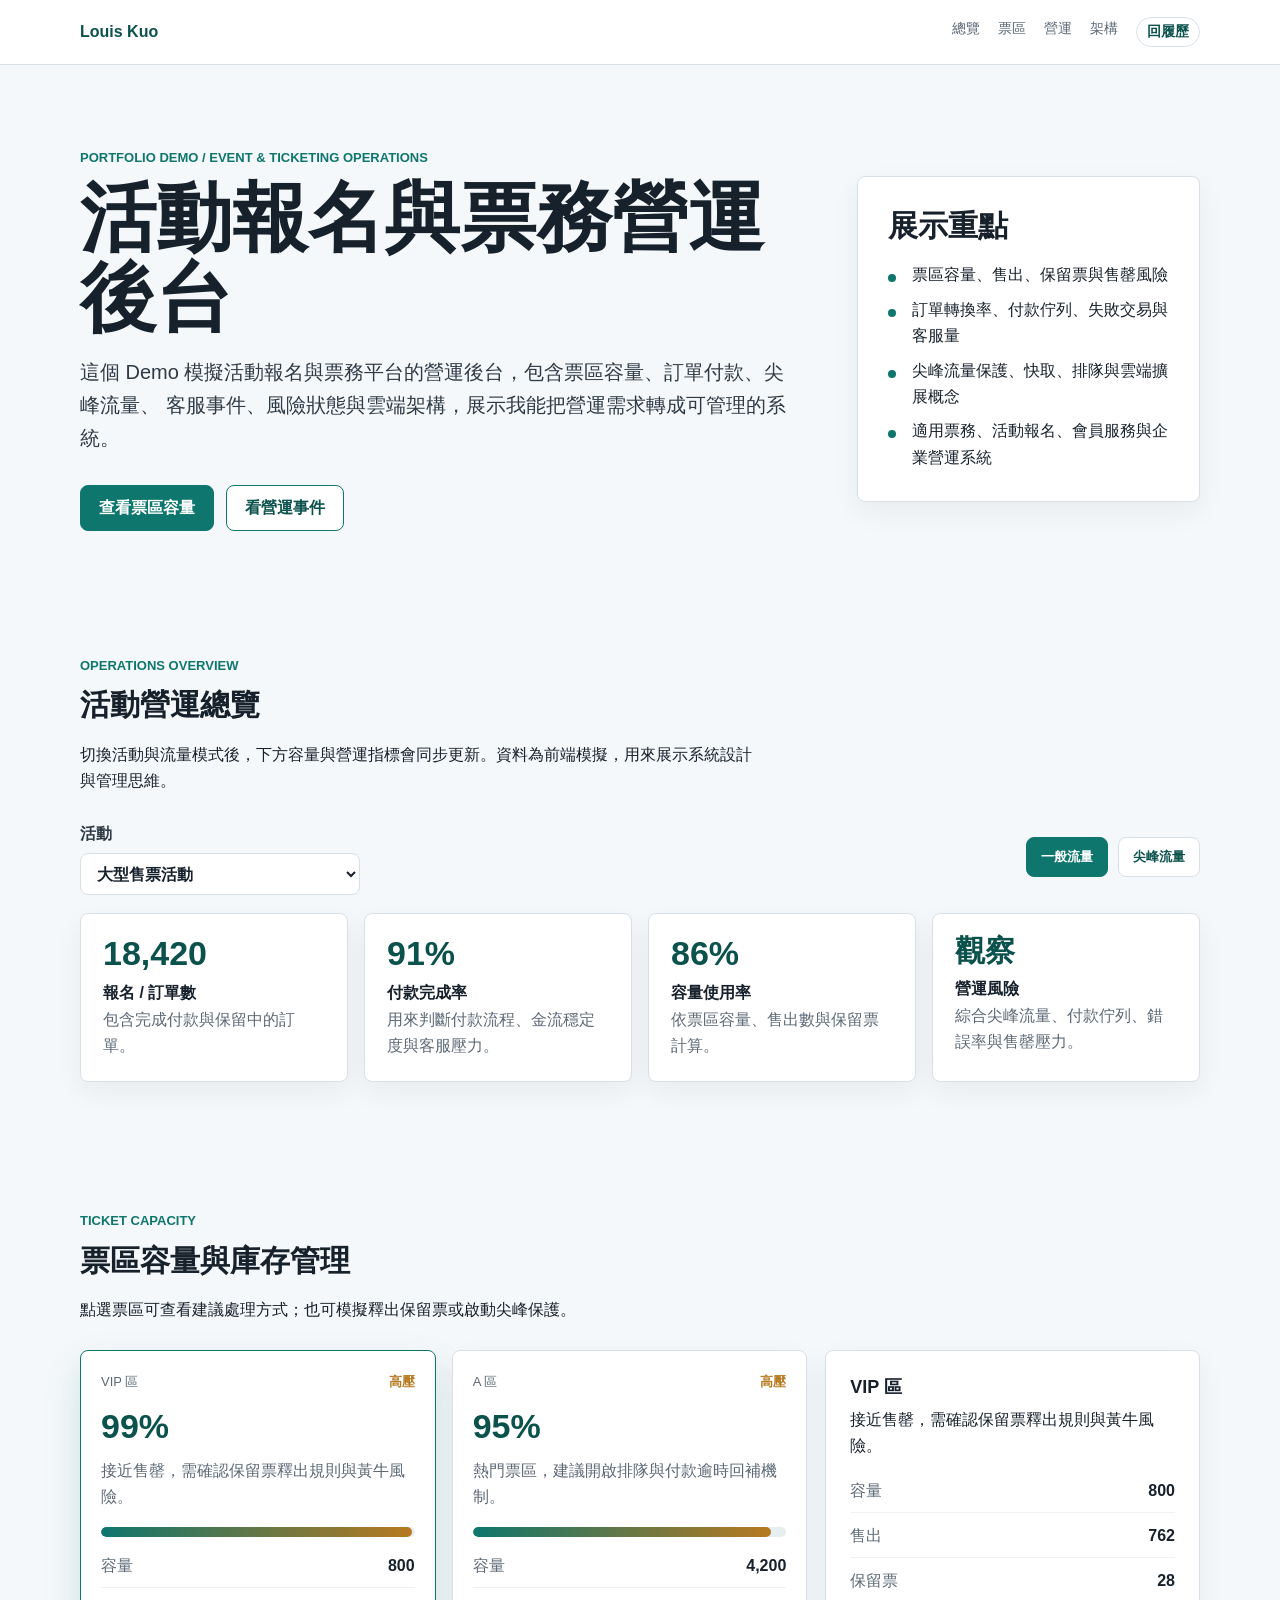
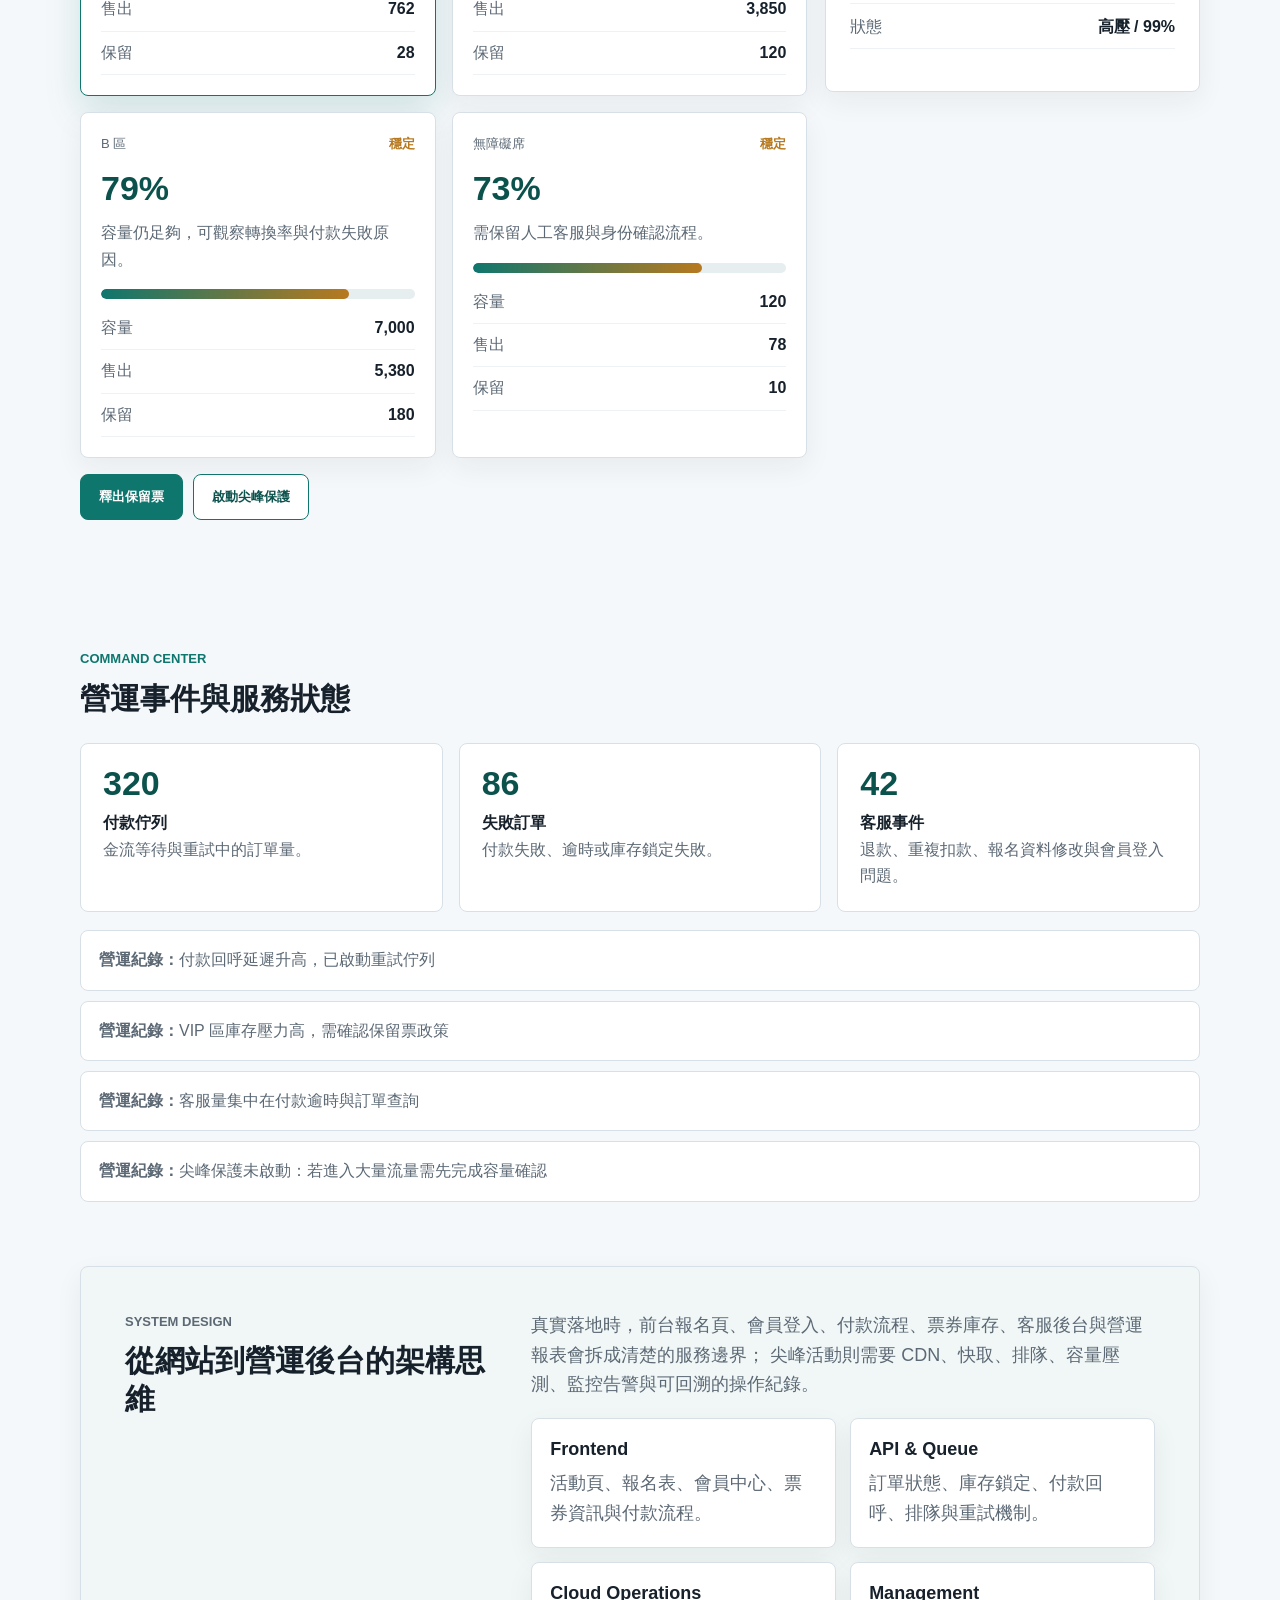
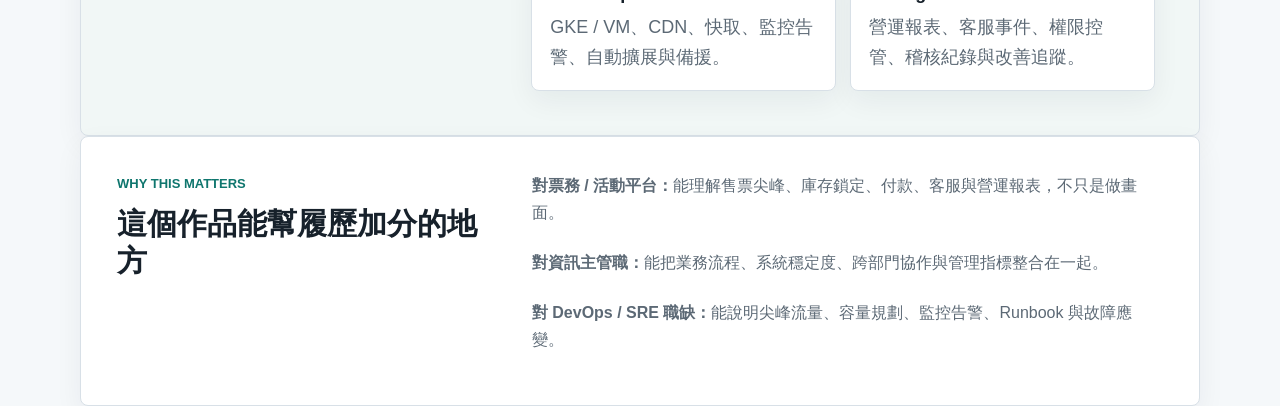
<file: event-ops-demo.html>
<!doctype html>
<html lang="zh-Hant">
<head>
  <meta charset="utf-8">
  <meta name="viewport" content="width=device-width, initial-scale=1">
  <title>活動報名與票務營運後台 Demo | Louis Kuo</title>
  <meta name="description" content="活動報名、票務容量、訂單付款、尖峰流量、客服事件與營運監控 Demo，展示 Louis Kuo 的票務平台、雲端維運與資訊管理能力。">
  <link rel="stylesheet" href="styles.css">
</head>
<body class="demo-page">
  <header class="site-header">
    <nav class="nav" aria-label="作品導覽">
      <a class="brand" href="index.html">Louis Kuo</a>
      <div class="nav-links">
        <a href="#overview">總覽</a>
        <a href="#capacity">票區</a>
        <a href="#operations">營運</a>
        <a href="#architecture">架構</a>
        <a class="language-link" href="index.html#portfolio">回履歷</a>
      </div>
    </nav>
  </header>

  <main id="top">
    <section class="demo-hero">
      <div>
        <p class="eyebrow">Portfolio Demo / Event & Ticketing Operations</p>
        <h1>活動報名與票務營運後台</h1>
        <p class="lead">
          這個 Demo 模擬活動報名與票務平台的營運後台，包含票區容量、訂單付款、尖峰流量、
          客服事件、風險狀態與雲端架構，展示我能把營運需求轉成可管理的系統。
        </p>
        <div class="hero-actions">
          <a class="button primary" href="#capacity">查看票區容量</a>
          <a class="button secondary" href="#operations">看營運事件</a>
        </div>
      </div>
      <aside class="demo-brief">
        <h2>展示重點</h2>
        <ul class="check-list">
          <li>票區容量、售出、保留票與售罄風險</li>
          <li>訂單轉換率、付款佇列、失敗交易與客服量</li>
          <li>尖峰流量保護、快取、排隊與雲端擴展概念</li>
          <li>適用票務、活動報名、會員服務與企業營運系統</li>
        </ul>
      </aside>
    </section>

    <section id="overview" class="section demo-console">
      <div class="section-heading">
        <p class="eyebrow">Operations Overview</p>
        <h2>活動營運總覽</h2>
        <p>切換活動與流量模式後，下方容量與營運指標會同步更新。資料為前端模擬，用來展示系統設計與管理思維。</p>
      </div>
      <div class="event-controls">
        <label>
          活動
          <select id="eventSelect">
            <option value="concert">大型售票活動</option>
            <option value="conference">企業研討會</option>
            <option value="training">內部教育訓練</option>
          </select>
        </label>
        <div class="console-toolbar" aria-label="流量模式">
          <button class="role-button active" type="button" data-traffic="normal">一般流量</button>
          <button class="role-button" type="button" data-traffic="peak">尖峰流量</button>
        </div>
      </div>
      <div class="sre-metrics event-metrics">
        <article>
          <span id="registrationTotal">0</span>
          <strong>報名 / 訂單數</strong>
          <p>包含完成付款與保留中的訂單。</p>
        </article>
        <article>
          <span id="paidRate">0%</span>
          <strong>付款完成率</strong>
          <p>用來判斷付款流程、金流穩定度與客服壓力。</p>
        </article>
        <article>
          <span id="capacityRate">0%</span>
          <strong>容量使用率</strong>
          <p>依票區容量、售出數與保留票計算。</p>
        </article>
        <article>
          <span id="riskLevel">正常</span>
          <strong>營運風險</strong>
          <p>綜合尖峰流量、付款佇列、錯誤率與售罄壓力。</p>
        </article>
      </div>
    </section>

    <section id="capacity" class="section demo-console">
      <div class="section-heading">
        <p class="eyebrow">Ticket Capacity</p>
        <h2>票區容量與庫存管理</h2>
        <p>點選票區可查看建議處理方式；也可模擬釋出保留票或啟動尖峰保護。</p>
      </div>
      <div class="event-layout">
        <div>
          <div class="zone-grid" id="zoneGrid" aria-live="polite"></div>
          <div class="event-actions">
            <button class="button primary" type="button" id="releaseButton">釋出保留票</button>
            <button class="button secondary" type="button" id="protectButton">啟動尖峰保護</button>
          </div>
        </div>
        <aside class="metrics-panel zone-detail">
          <h3 id="zoneTitle">選取票區</h3>
          <p id="zoneSummary">點選左側票區後，這裡會顯示容量、風險與處理建議。</p>
          <dl class="detail-list">
            <div><dt>容量</dt><dd id="zoneCapacity">-</dd></div>
            <div><dt>售出</dt><dd id="zoneSold">-</dd></div>
            <div><dt>保留票</dt><dd id="zoneReserved">-</dd></div>
            <div><dt>狀態</dt><dd id="zoneStatus">-</dd></div>
          </dl>
        </aside>
      </div>
    </section>

    <section id="operations" class="section demo-console">
      <div class="section-heading">
        <p class="eyebrow">Command Center</p>
        <h2>營運事件與服務狀態</h2>
      </div>
      <div class="ops-grid">
        <article>
          <span id="paymentQueue">0</span>
          <strong>付款佇列</strong>
          <p>金流等待與重試中的訂單量。</p>
        </article>
        <article>
          <span id="failedOrders">0</span>
          <strong>失敗訂單</strong>
          <p>付款失敗、逾時或庫存鎖定失敗。</p>
        </article>
        <article>
          <span id="supportCases">0</span>
          <strong>客服事件</strong>
          <p>退款、重複扣款、報名資料修改與會員登入問題。</p>
        </article>
      </div>
      <div class="operations-list" id="operationsList"></div>
    </section>

    <section id="architecture" class="section feature">
      <div class="section-heading">
        <p class="eyebrow">System Design</p>
        <h2>從網站到營運後台的架構思維</h2>
      </div>
      <div class="feature-body">
        <p>
          真實落地時，前台報名頁、會員登入、付款流程、票券庫存、客服後台與營運報表會拆成清楚的服務邊界；
          尖峰活動則需要 CDN、快取、排隊、容量壓測、監控告警與可回溯的操作紀錄。
        </p>
        <div class="architecture-grid">
          <article>
            <h3>Frontend</h3>
            <p>活動頁、報名表、會員中心、票券資訊與付款流程。</p>
          </article>
          <article>
            <h3>API & Queue</h3>
            <p>訂單狀態、庫存鎖定、付款回呼、排隊與重試機制。</p>
          </article>
          <article>
            <h3>Cloud Operations</h3>
            <p>GKE / VM、CDN、快取、監控告警、自動擴展與備援。</p>
          </article>
          <article>
            <h3>Management</h3>
            <p>營運報表、客服事件、權限控管、稽核紀錄與改善追蹤。</p>
          </article>
        </div>
      </div>
    </section>

    <section class="section credentials">
      <div>
        <p class="eyebrow">Why This Matters</p>
        <h2>這個作品能幫履歷加分的地方</h2>
      </div>
      <div class="credential-list">
        <p><strong>對票務 / 活動平台：</strong>能理解售票尖峰、庫存鎖定、付款、客服與營運報表，不只是做畫面。</p>
        <p><strong>對資訊主管職：</strong>能把業務流程、系統穩定度、跨部門協作與管理指標整合在一起。</p>
        <p><strong>對 DevOps / SRE 職缺：</strong>能說明尖峰流量、容量規劃、監控告警、Runbook 與故障應變。</p>
      </div>
    </section>
  </main>

  <script>
    const eventData = {
      concert: {
        registrations: 18420,
        paidRate: 91,
        queue: 320,
        failed: 86,
        support: 42,
        zones: [
          { name: "VIP 區", capacity: 800, sold: 762, reserved: 28, status: "高壓", note: "接近售罄，需確認保留票釋出規則與黃牛風險。" },
          { name: "A 區", capacity: 4200, sold: 3850, reserved: 120, status: "高壓", note: "熱門票區，建議開啟排隊與付款逾時回補機制。" },
          { name: "B 區", capacity: 7000, sold: 5380, reserved: 180, status: "穩定", note: "容量仍足夠，可觀察轉換率與付款失敗原因。" },
          { name: "無障礙席", capacity: 120, sold: 78, reserved: 10, status: "穩定", note: "需保留人工客服與身份確認流程。" }
        ],
        events: ["付款回呼延遲升高，已啟動重試佇列", "VIP 區庫存壓力高，需確認保留票政策", "客服量集中在付款逾時與訂單查詢"]
      },
      conference: {
        registrations: 1280,
        paidRate: 84,
        queue: 28,
        failed: 12,
        support: 18,
        zones: [
          { name: "一般票", capacity: 900, sold: 620, reserved: 42, status: "穩定", note: "仍有容量，可強化企業團報流程。" },
          { name: "VIP 交流票", capacity: 120, sold: 112, reserved: 4, status: "高壓", note: "接近額滿，建議顯示候補與人工審核流程。" },
          { name: "線上票", capacity: 2000, sold: 548, reserved: 0, status: "穩定", note: "線上票可搭配直播權限與提醒通知。" },
          { name: "講者 / 貴賓", capacity: 80, sold: 52, reserved: 20, status: "觀察", note: "需控管名單匯入、權限與報到狀態。" }
        ],
        events: ["企業團報名單待補資料", "VIP 交流票接近額滿", "直播權限開通排程已建立"]
      },
      training: {
        registrations: 340,
        paidRate: 100,
        queue: 0,
        failed: 0,
        support: 6,
        zones: [
          { name: "台北場", capacity: 160, sold: 138, reserved: 8, status: "穩定", note: "可追蹤報到率與課後問卷。" },
          { name: "新竹場", capacity: 120, sold: 96, reserved: 10, status: "穩定", note: "建議補上候補與自動通知。" },
          { name: "線上同步", capacity: 500, sold: 106, reserved: 0, status: "穩定", note: "可串接會議連結與簽到紀錄。" },
          { name: "主管保留名額", capacity: 40, sold: 18, reserved: 18, status: "觀察", note: "需確認釋出時間與部門優先順序。" }
        ],
        events: ["內部課程報名正常", "主管保留名額需於開課前 3 天釋出", "課後問卷與出席報表排程完成"]
      }
    };

    let activeEvent = "concert";
    let trafficMode = "normal";
    let selectedZone = eventData.concert.zones[0];
    let peakProtection = false;

    const zoneGrid = document.querySelector("#zoneGrid");
    const operationsList = document.querySelector("#operationsList");

    function currentData() {
      return eventData[activeEvent];
    }

    function usage(zone) {
      return Math.round(((zone.sold + zone.reserved) / zone.capacity) * 100);
    }

    function render() {
      const data = currentData();
      const trafficMultiplier = trafficMode === "peak" ? 1.7 : 1;
      const totalCapacity = data.zones.reduce((total, zone) => total + zone.capacity, 0);
      const usedCapacity = data.zones.reduce((total, zone) => total + zone.sold + zone.reserved, 0);
      const risk = trafficMode === "peak" && !peakProtection ? "偏高" : data.zones.some(zone => usage(zone) >= 95) ? "觀察" : "正常";

      document.querySelector("#registrationTotal").textContent = data.registrations.toLocaleString("zh-TW");
      document.querySelector("#paidRate").textContent = `${data.paidRate}%`;
      document.querySelector("#capacityRate").textContent = `${Math.round((usedCapacity / totalCapacity) * 100)}%`;
      document.querySelector("#riskLevel").textContent = risk;
      document.querySelector("#paymentQueue").textContent = Math.round(data.queue * trafficMultiplier);
      document.querySelector("#failedOrders").textContent = Math.round(data.failed * trafficMultiplier);
      document.querySelector("#supportCases").textContent = Math.round(data.support * trafficMultiplier);

      zoneGrid.innerHTML = data.zones.map(zone => `
        <article class="zone-card ${zone.name === selectedZone.name ? "selected" : ""}" data-zone="${zone.name}">
          <div class="ticket-head">
            <span>${zone.name}</span>
            <strong>${zone.status}</strong>
          </div>
          <h3>${usage(zone)}%</h3>
          <p>${zone.note}</p>
          <div class="capacity-bar" aria-label="${zone.name} capacity">
            <span style="width: ${Math.min(usage(zone), 100)}%"></span>
          </div>
          <dl>
            <div><dt>容量</dt><dd>${zone.capacity.toLocaleString("zh-TW")}</dd></div>
            <div><dt>售出</dt><dd>${zone.sold.toLocaleString("zh-TW")}</dd></div>
            <div><dt>保留</dt><dd>${zone.reserved.toLocaleString("zh-TW")}</dd></div>
          </dl>
        </article>
      `).join("");

      operationsList.innerHTML = [
        ...data.events,
        peakProtection ? "尖峰保護已啟動：CDN 快取、排隊頁與付款重試策略已套用" : "尖峰保護未啟動：若進入大量流量需先完成容量確認"
      ].map(item => `<p><strong>營運紀錄：</strong>${item}</p>`).join("");

      renderZoneDetail();
    }

    function renderZoneDetail() {
      document.querySelector("#zoneTitle").textContent = selectedZone.name;
      document.querySelector("#zoneSummary").textContent = selectedZone.note;
      document.querySelector("#zoneCapacity").textContent = selectedZone.capacity.toLocaleString("zh-TW");
      document.querySelector("#zoneSold").textContent = selectedZone.sold.toLocaleString("zh-TW");
      document.querySelector("#zoneReserved").textContent = selectedZone.reserved.toLocaleString("zh-TW");
      document.querySelector("#zoneStatus").textContent = `${selectedZone.status} / ${usage(selectedZone)}%`;
    }

    document.querySelector("#eventSelect").addEventListener("change", event => {
      activeEvent = event.target.value;
      selectedZone = currentData().zones[0];
      peakProtection = false;
      render();
    });

    document.querySelectorAll("[data-traffic]").forEach(button => {
      button.addEventListener("click", () => {
        trafficMode = button.dataset.traffic;
        document.querySelectorAll("[data-traffic]").forEach(item => item.classList.remove("active"));
        button.classList.add("active");
        render();
      });
    });

    zoneGrid.addEventListener("click", event => {
      const card = event.target.closest(".zone-card");
      if (!card) return;
      selectedZone = currentData().zones.find(zone => zone.name === card.dataset.zone);
      render();
    });

    document.querySelector("#releaseButton").addEventListener("click", () => {
      const releaseCount = Math.min(selectedZone.reserved, Math.ceil(selectedZone.capacity * 0.03));
      selectedZone.reserved -= releaseCount;
      selectedZone.sold += releaseCount;
      render();
    });

    document.querySelector("#protectButton").addEventListener("click", () => {
      peakProtection = true;
      trafficMode = "peak";
      document.querySelectorAll("[data-traffic]").forEach(item => {
        item.classList.toggle("active", item.dataset.traffic === "peak");
      });
      render();
    });

    render();
  </script>
</body>
</html>
</file>
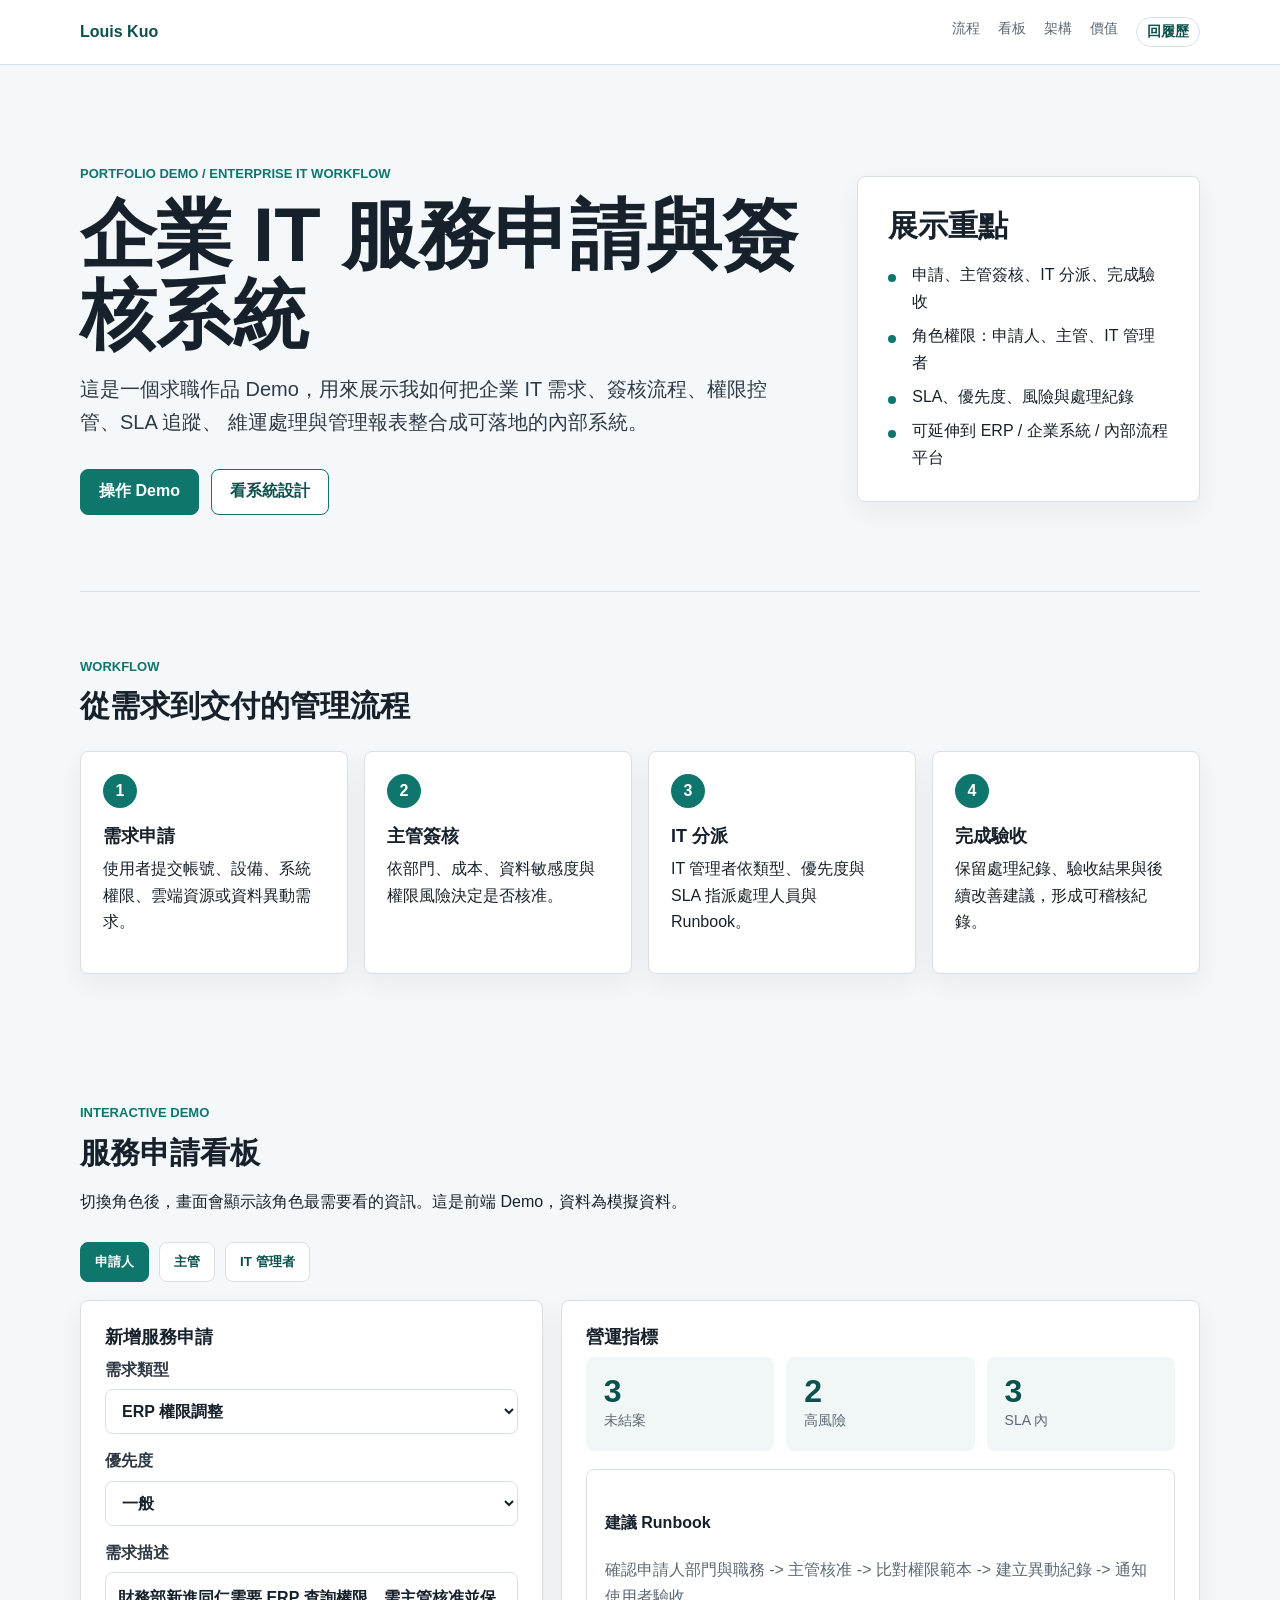
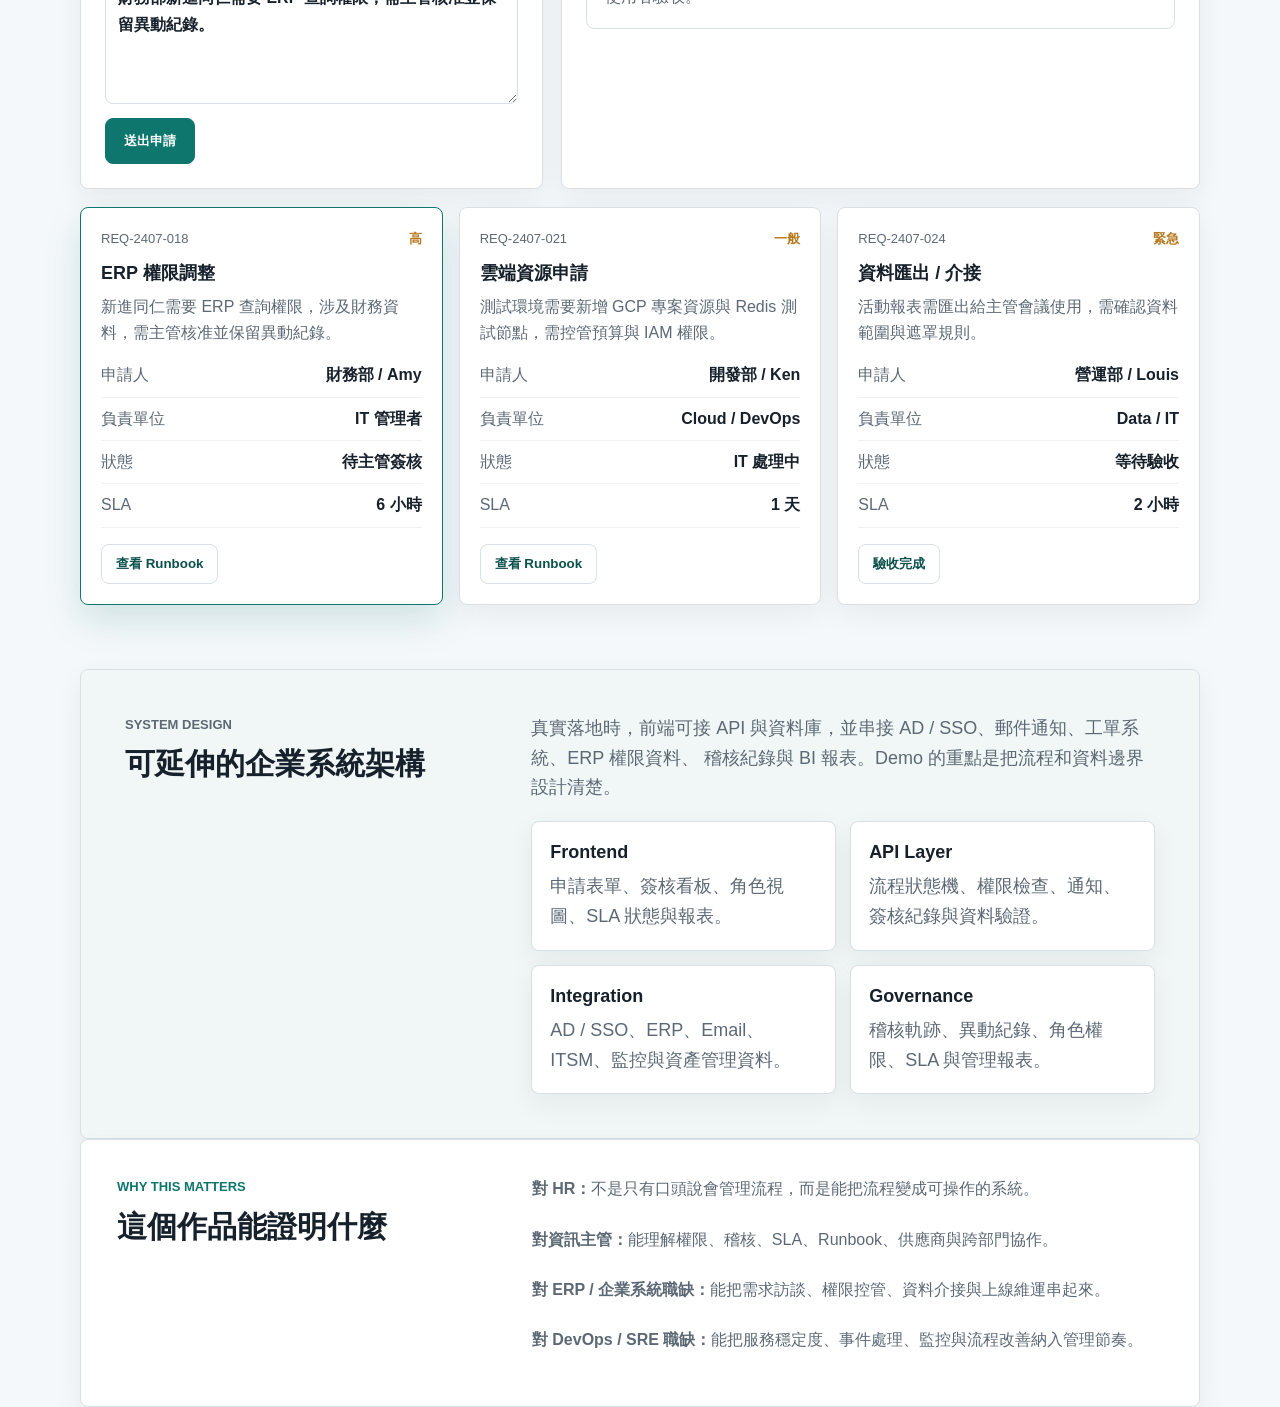
<file: it-service-demo.html>
<!doctype html>
<html lang="zh-Hant">
<head>
  <meta charset="utf-8">
  <meta name="viewport" content="width=device-width, initial-scale=1">
  <title>企業 IT 服務申請與簽核系統 Demo | Louis Kuo</title>
  <meta name="description" content="企業 IT 服務申請、簽核、SLA、權限角色與維運追蹤 Demo，展示 Louis Kuo 的企業流程、系統設計與 IT 管理能力。">
  <link rel="stylesheet" href="styles.css">
</head>
<body class="demo-page">
  <header class="site-header">
    <nav class="nav" aria-label="作品導覽">
      <a class="brand" href="index.html">Louis Kuo</a>
      <div class="nav-links">
        <a href="#workflow">流程</a>
        <a href="#board">看板</a>
        <a href="#architecture">架構</a>
        <a href="#value">價值</a>
        <a class="language-link" href="index.html#portfolio">回履歷</a>
      </div>
    </nav>
  </header>

  <main id="top">
    <section class="demo-hero">
      <div>
        <p class="eyebrow">Portfolio Demo / Enterprise IT Workflow</p>
        <h1>企業 IT 服務申請與簽核系統</h1>
        <p class="lead">
          這是一個求職作品 Demo，用來展示我如何把企業 IT 需求、簽核流程、權限控管、SLA 追蹤、
          維運處理與管理報表整合成可落地的內部系統。
        </p>
        <div class="hero-actions">
          <a class="button primary" href="#board">操作 Demo</a>
          <a class="button secondary" href="#architecture">看系統設計</a>
        </div>
      </div>
      <aside class="demo-brief">
        <h2>展示重點</h2>
        <ul class="check-list">
          <li>申請、主管簽核、IT 分派、完成驗收</li>
          <li>角色權限：申請人、主管、IT 管理者</li>
          <li>SLA、優先度、風險與處理紀錄</li>
          <li>可延伸到 ERP / 企業系統 / 內部流程平台</li>
        </ul>
      </aside>
    </section>

    <section id="workflow" class="section">
      <div class="section-heading">
        <p class="eyebrow">Workflow</p>
        <h2>從需求到交付的管理流程</h2>
      </div>
      <div class="workflow-steps">
        <article>
          <span>1</span>
          <h3>需求申請</h3>
          <p>使用者提交帳號、設備、系統權限、雲端資源或資料異動需求。</p>
        </article>
        <article>
          <span>2</span>
          <h3>主管簽核</h3>
          <p>依部門、成本、資料敏感度與權限風險決定是否核准。</p>
        </article>
        <article>
          <span>3</span>
          <h3>IT 分派</h3>
          <p>IT 管理者依類型、優先度與 SLA 指派處理人員與 Runbook。</p>
        </article>
        <article>
          <span>4</span>
          <h3>完成驗收</h3>
          <p>保留處理紀錄、驗收結果與後續改善建議，形成可稽核紀錄。</p>
        </article>
      </div>
    </section>

    <section id="board" class="section demo-console">
      <div class="section-heading">
        <p class="eyebrow">Interactive Demo</p>
        <h2>服務申請看板</h2>
        <p>切換角色後，畫面會顯示該角色最需要看的資訊。這是前端 Demo，資料為模擬資料。</p>
      </div>

      <div class="console-toolbar" aria-label="角色切換">
        <button class="role-button active" type="button" data-role="requester">申請人</button>
        <button class="role-button" type="button" data-role="manager">主管</button>
        <button class="role-button" type="button" data-role="it">IT 管理者</button>
      </div>

      <div class="dashboard-grid">
        <section class="request-form" aria-label="新增申請">
          <h3>新增服務申請</h3>
          <label>
            需求類型
            <select id="requestType">
              <option>ERP 權限調整</option>
              <option>雲端資源申請</option>
              <option>帳號與權限</option>
              <option>設備 / 網路異常</option>
              <option>資料匯出 / 介接</option>
            </select>
          </label>
          <label>
            優先度
            <select id="priority">
              <option>一般</option>
              <option>高</option>
              <option>緊急</option>
            </select>
          </label>
          <label>
            需求描述
            <textarea id="requestText" rows="4">財務部新進同仁需要 ERP 查詢權限，需主管核准並保留異動紀錄。</textarea>
          </label>
          <button class="button primary" type="button" id="addRequest">送出申請</button>
        </section>

        <section class="metrics-panel" aria-label="管理指標">
          <h3>營運指標</h3>
          <div class="metric-list">
            <div>
              <strong id="openCount">0</strong>
              <span>未結案</span>
            </div>
            <div>
              <strong id="riskCount">0</strong>
              <span>高風險</span>
            </div>
            <div>
              <strong id="slaCount">0</strong>
              <span>SLA 內</span>
            </div>
          </div>
          <div class="runbook-box">
            <h4>建議 Runbook</h4>
            <p id="runbookText">選取需求後顯示處理步驟。</p>
          </div>
        </section>
      </div>

      <div class="ticket-board" id="ticketBoard" aria-live="polite"></div>
    </section>

    <section id="architecture" class="section feature">
      <div class="section-heading">
        <p class="eyebrow">System Design</p>
        <h2>可延伸的企業系統架構</h2>
      </div>
      <div class="feature-body">
        <p>
          真實落地時，前端可接 API 與資料庫，並串接 AD / SSO、郵件通知、工單系統、ERP 權限資料、
          稽核紀錄與 BI 報表。Demo 的重點是把流程和資料邊界設計清楚。
        </p>
        <div class="architecture-grid">
          <article>
            <h3>Frontend</h3>
            <p>申請表單、簽核看板、角色視圖、SLA 狀態與報表。</p>
          </article>
          <article>
            <h3>API Layer</h3>
            <p>流程狀態機、權限檢查、通知、簽核紀錄與資料驗證。</p>
          </article>
          <article>
            <h3>Integration</h3>
            <p>AD / SSO、ERP、Email、ITSM、監控與資產管理資料。</p>
          </article>
          <article>
            <h3>Governance</h3>
            <p>稽核軌跡、異動紀錄、角色權限、SLA 與管理報表。</p>
          </article>
        </div>
      </div>
    </section>

    <section id="value" class="section credentials">
      <div>
        <p class="eyebrow">Why This Matters</p>
        <h2>這個作品能證明什麼</h2>
      </div>
      <div class="credential-list">
        <p><strong>對 HR：</strong>不是只有口頭說會管理流程，而是能把流程變成可操作的系統。</p>
        <p><strong>對資訊主管：</strong>能理解權限、稽核、SLA、Runbook、供應商與跨部門協作。</p>
        <p><strong>對 ERP / 企業系統職缺：</strong>能把需求訪談、權限控管、資料介接與上線維運串起來。</p>
        <p><strong>對 DevOps / SRE 職缺：</strong>能把服務穩定度、事件處理、監控與流程改善納入管理節奏。</p>
      </div>
    </section>
  </main>

  <script>
    const tickets = [
      {
        id: "REQ-2407-018",
        type: "ERP 權限調整",
        requester: "財務部 / Amy",
        owner: "IT 管理者",
        priority: "高",
        risk: "高風險",
        status: "待主管簽核",
        sla: "6 小時",
        desc: "新進同仁需要 ERP 查詢權限，涉及財務資料，需主管核准並保留異動紀錄。",
        runbook: "確認申請人部門與職務 -> 主管核准 -> 比對權限範本 -> 建立異動紀錄 -> 通知使用者驗收。"
      },
      {
        id: "REQ-2407-021",
        type: "雲端資源申請",
        requester: "開發部 / Ken",
        owner: "Cloud / DevOps",
        priority: "一般",
        risk: "中風險",
        status: "IT 處理中",
        sla: "1 天",
        desc: "測試環境需要新增 GCP 專案資源與 Redis 測試節點，需控管預算與 IAM 權限。",
        runbook: "確認成本中心 -> 建立 GCP 資源 -> 設定 IAM 最小權限 -> 建立監控與預算告警 -> 回填資產紀錄。"
      },
      {
        id: "REQ-2407-024",
        type: "資料匯出 / 介接",
        requester: "營運部 / Louis",
        owner: "Data / IT",
        priority: "緊急",
        risk: "高風險",
        status: "等待驗收",
        sla: "2 小時",
        desc: "活動報表需匯出給主管會議使用，需確認資料範圍與遮罩規則。",
        runbook: "確認資料目的 -> 檢查授權 -> 套用遮罩 -> 匯出只讀檔案 -> 留存下載與交付紀錄。"
      }
    ];

    const roleViews = {
      requester: ["待主管簽核", "IT 處理中", "等待驗收"],
      manager: ["待主管簽核", "等待驗收"],
      it: ["IT 處理中", "等待驗收", "待主管簽核"]
    };

    let activeRole = "requester";
    let selectedTicket = tickets[0];

    const board = document.querySelector("#ticketBoard");
    const runbookText = document.querySelector("#runbookText");
    const openCount = document.querySelector("#openCount");
    const riskCount = document.querySelector("#riskCount");
    const slaCount = document.querySelector("#slaCount");

    function render() {
      const visibleStatuses = roleViews[activeRole];
      const visibleTickets = tickets.filter(ticket => visibleStatuses.includes(ticket.status));
      board.innerHTML = visibleTickets.map(ticket => `
        <article class="ticket-card ${ticket.id === selectedTicket.id ? "selected" : ""}" data-id="${ticket.id}">
          <div class="ticket-head">
            <span>${ticket.id}</span>
            <strong>${ticket.priority}</strong>
          </div>
          <h3>${ticket.type}</h3>
          <p>${ticket.desc}</p>
          <dl>
            <div><dt>申請人</dt><dd>${ticket.requester}</dd></div>
            <div><dt>負責單位</dt><dd>${ticket.owner}</dd></div>
            <div><dt>狀態</dt><dd>${ticket.status}</dd></div>
            <div><dt>SLA</dt><dd>${ticket.sla}</dd></div>
          </dl>
          <div class="ticket-actions">
            ${actionButtons(ticket)}
          </div>
        </article>
      `).join("");

      runbookText.textContent = selectedTicket.runbook;
      openCount.textContent = tickets.filter(ticket => ticket.status !== "完成").length;
      riskCount.textContent = tickets.filter(ticket => ticket.risk === "高風險").length;
      slaCount.textContent = tickets.filter(ticket => ticket.sla !== "逾期").length;
    }

    function actionButtons(ticket) {
      if (activeRole === "manager" && ticket.status === "待主管簽核") {
        return '<button type="button" data-action="approve">核准</button><button type="button" data-action="reject">退回</button>';
      }
      if (activeRole === "it" && ticket.status === "IT 處理中") {
        return '<button type="button" data-action="done">完成處理</button>';
      }
      if (activeRole === "requester" && ticket.status === "等待驗收") {
        return '<button type="button" data-action="accept">驗收完成</button>';
      }
      return '<button type="button" data-action="select">查看 Runbook</button>';
    }

    document.querySelectorAll(".role-button").forEach(button => {
      button.addEventListener("click", () => {
        activeRole = button.dataset.role;
        document.querySelectorAll(".role-button").forEach(item => item.classList.remove("active"));
        button.classList.add("active");
        render();
      });
    });

    board.addEventListener("click", event => {
      const card = event.target.closest(".ticket-card");
      if (!card) return;
      selectedTicket = tickets.find(ticket => ticket.id === card.dataset.id);
      const action = event.target.dataset.action;
      if (action === "approve") selectedTicket.status = "IT 處理中";
      if (action === "reject") selectedTicket.status = "待補資料";
      if (action === "done") selectedTicket.status = "等待驗收";
      if (action === "accept") selectedTicket.status = "完成";
      render();
    });

    document.querySelector("#addRequest").addEventListener("click", () => {
      const id = `REQ-2407-${String(tickets.length + 30).padStart(3, "0")}`;
      const priority = document.querySelector("#priority").value;
      const type = document.querySelector("#requestType").value;
      tickets.unshift({
        id,
        type,
        requester: "申請人 / Demo",
        owner: "待分派",
        priority,
        risk: priority === "緊急" ? "高風險" : "中風險",
        status: "待主管簽核",
        sla: priority === "緊急" ? "2 小時" : "1 天",
        desc: document.querySelector("#requestText").value,
        runbook: "確認申請內容 -> 主管核准 -> IT 評估風險與權限 -> 執行變更 -> 留存紀錄並通知驗收。"
      });
      selectedTicket = tickets[0];
      render();
    });

    render();
  </script>
</body>
</html>
</file>
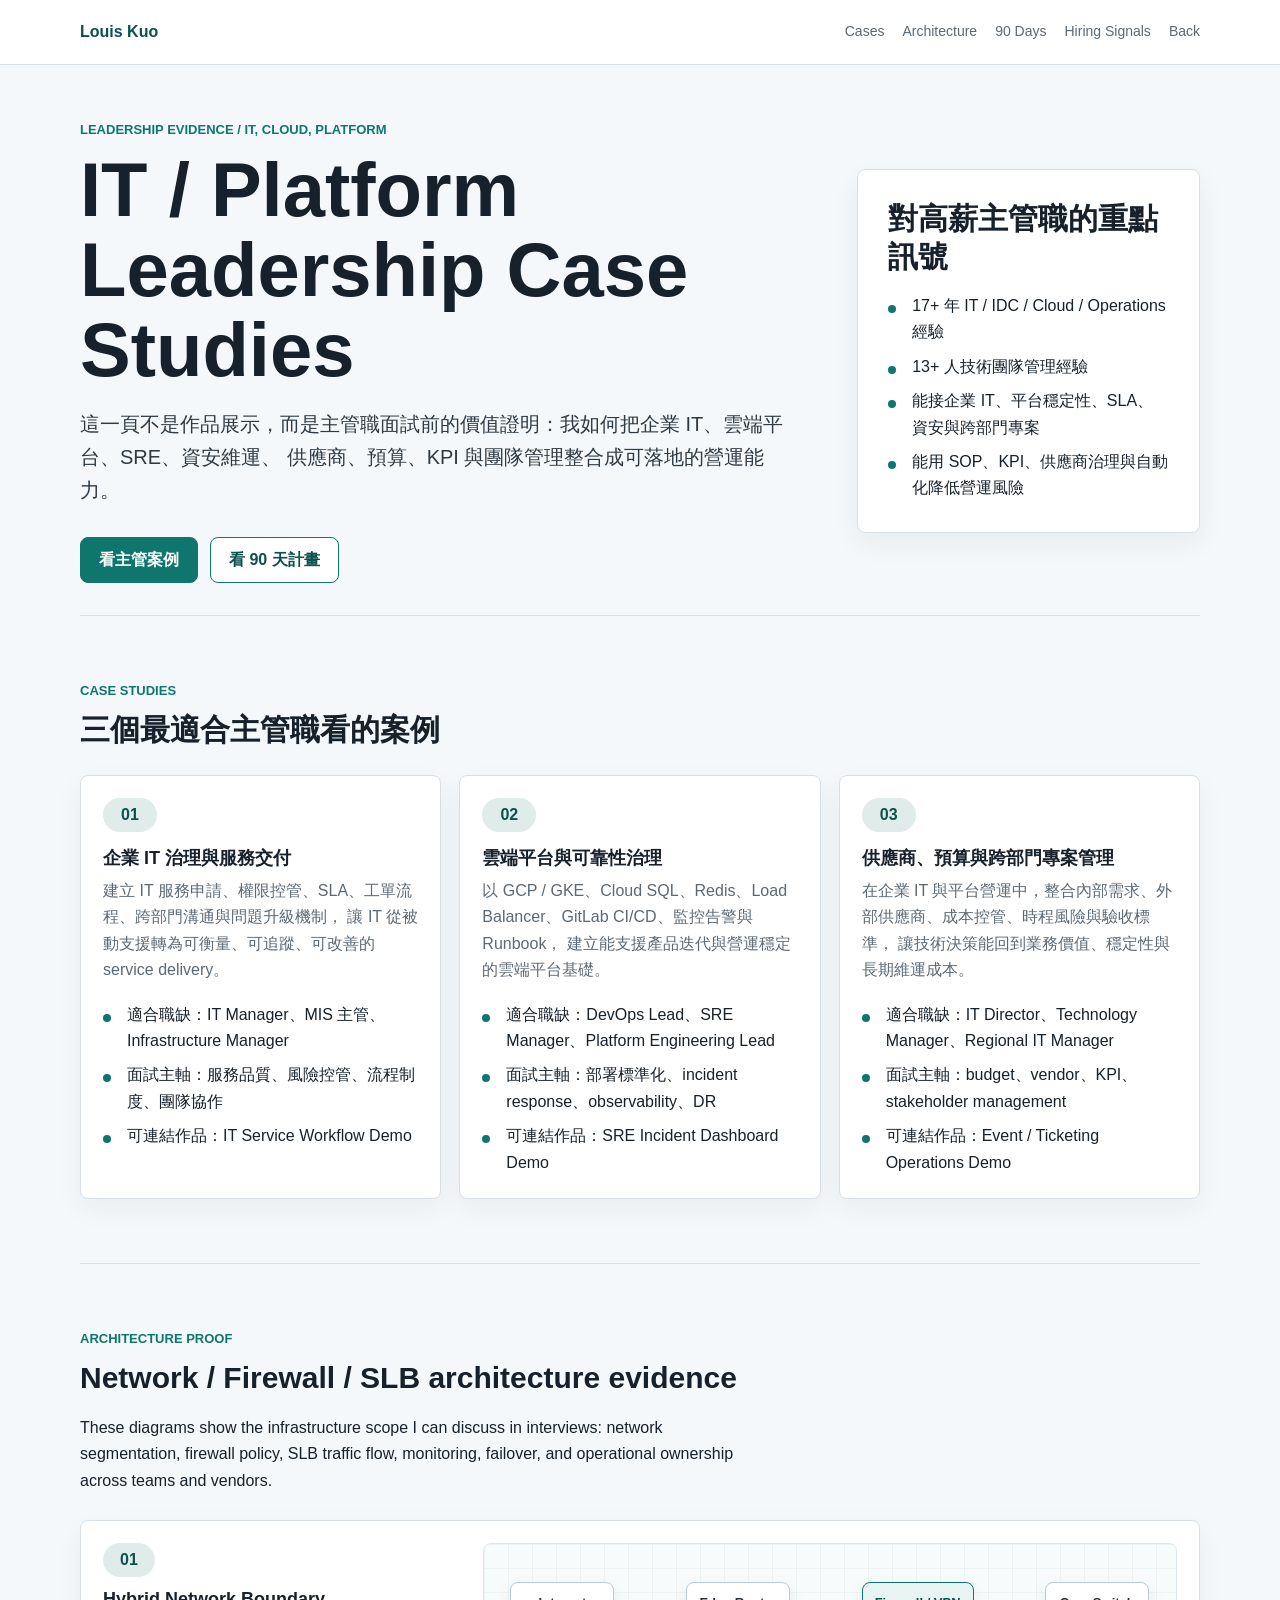
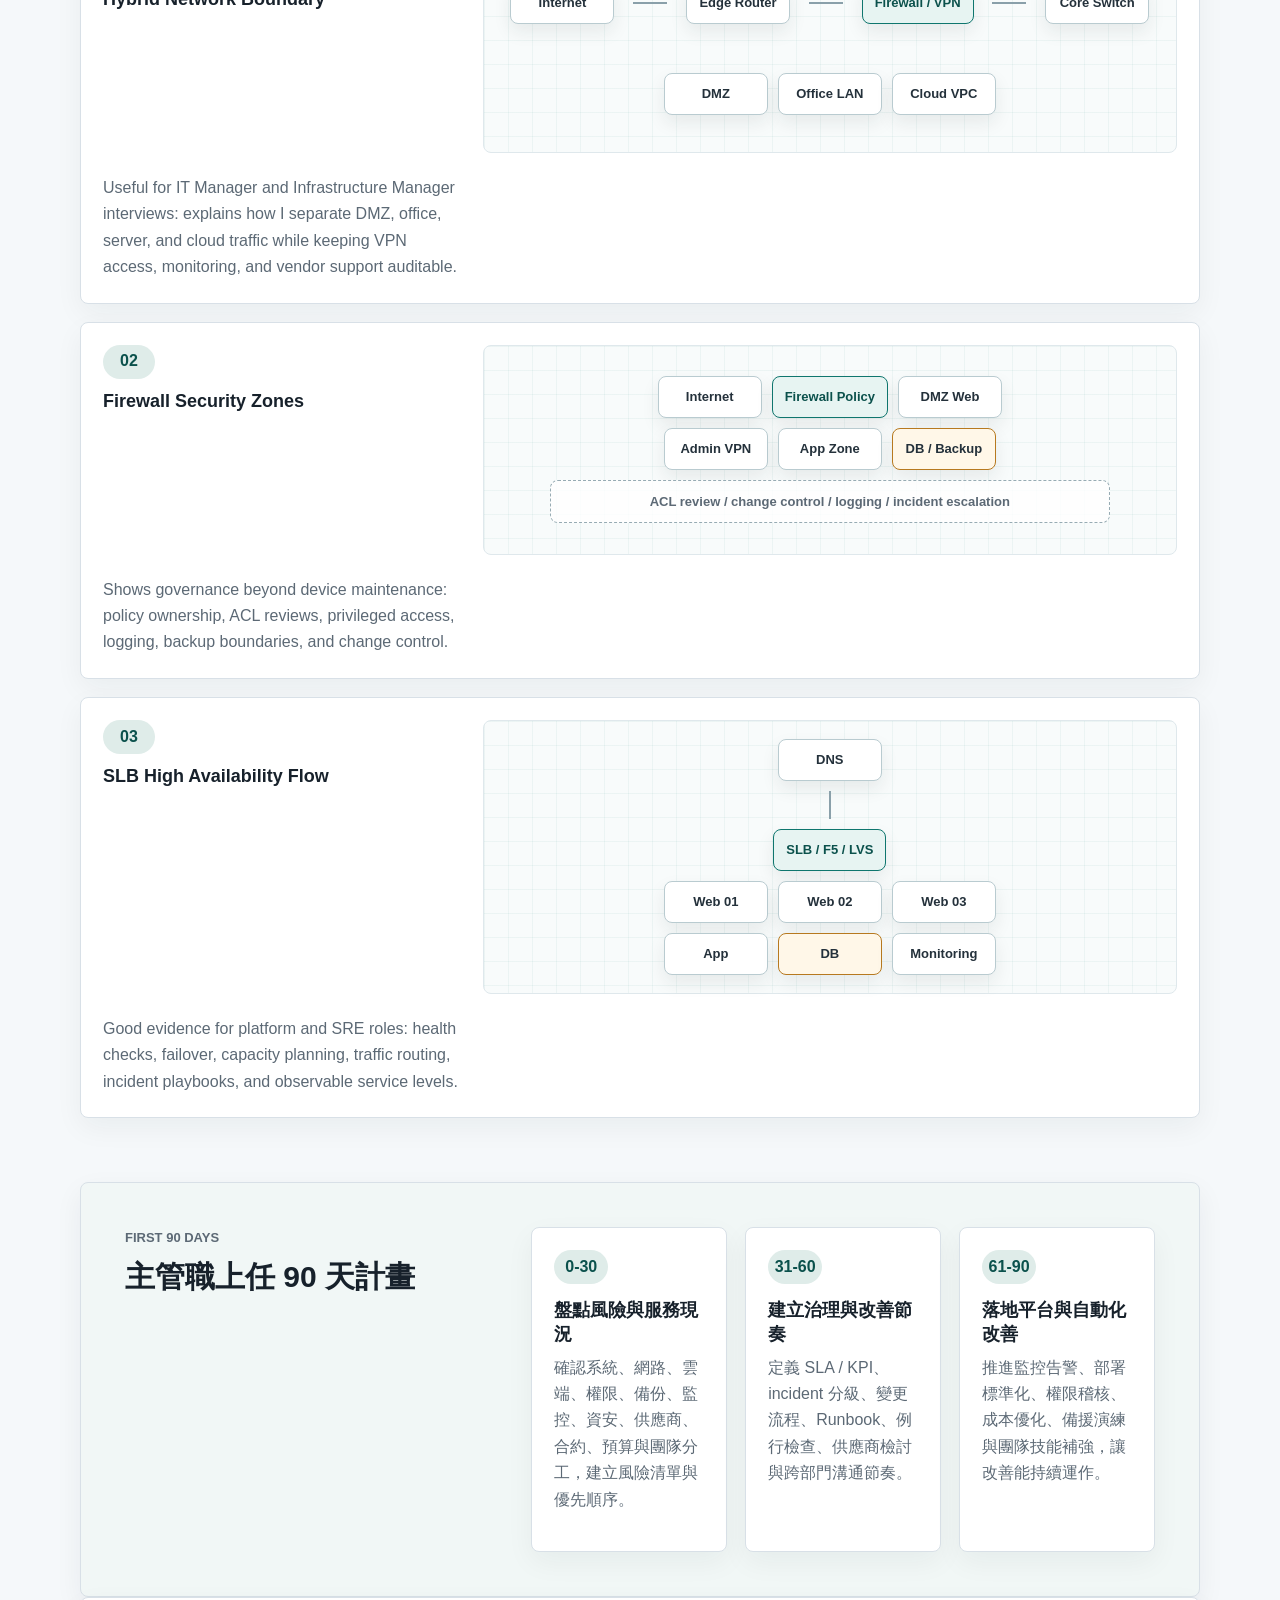
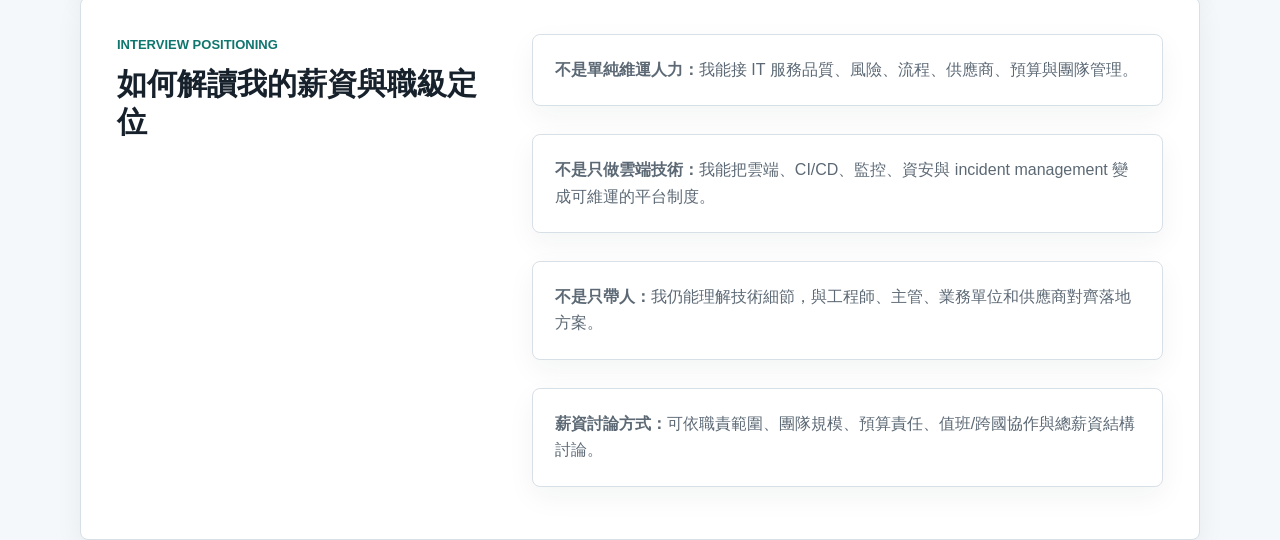
<file: leadership-case-studies.html>
<!doctype html>
<html lang="zh-Hant">
<head>
  <meta charset="utf-8">
  <meta name="viewport" content="width=device-width, initial-scale=1">
  <title>IT / Platform Leadership Case Studies | Louis Kuo</title>
  <meta name="description" content="Louis Kuo 的 IT / Platform Leadership case studies，整理企業 IT、雲端平台、SRE、供應商、預算、KPI、團隊管理與 90 天上任計畫。">
  <link rel="stylesheet" href="styles.css">
</head>
<body class="demo-page">
  <header class="site-header">
    <nav class="nav" aria-label="Leadership case navigation">
      <a class="brand" href="index.html">Louis Kuo</a>
      <div class="nav-links">
        <a href="#cases">Cases</a>
        <a href="#architecture">Architecture</a>
        <a href="#plan">90 Days</a>
        <a href="#signals">Hiring Signals</a>
        <a href="index.html#portfolio">Back</a>
      </div>
    </nav>
  </header>

  <main id="top">
    <section class="demo-hero leadership-hero">
      <div>
        <p class="eyebrow">Leadership Evidence / IT, Cloud, Platform</p>
        <h1>IT / Platform Leadership Case Studies</h1>
        <p class="lead">
          這一頁不是作品展示，而是主管職面試前的價值證明：我如何把企業 IT、雲端平台、SRE、資安維運、
          供應商、預算、KPI 與團隊管理整合成可落地的營運能力。
        </p>
        <div class="hero-actions">
          <a class="button primary" href="#cases">看主管案例</a>
          <a class="button secondary" href="#plan">看 90 天計畫</a>
        </div>
      </div>
      <aside class="demo-brief">
        <h2>對高薪主管職的重點訊號</h2>
        <ul class="check-list">
          <li>17+ 年 IT / IDC / Cloud / Operations 經驗</li>
          <li>13+ 人技術團隊管理經驗</li>
          <li>能接企業 IT、平台穩定性、SLA、資安與跨部門專案</li>
          <li>能用 SOP、KPI、供應商治理與自動化降低營運風險</li>
        </ul>
      </aside>
    </section>

    <section id="cases" class="section">
      <div class="section-heading">
        <p class="eyebrow">Case Studies</p>
        <h2>三個最適合主管職看的案例</h2>
      </div>
      <div class="case-grid">
        <article>
          <span>01</span>
          <h3>企業 IT 治理與服務交付</h3>
          <p>
            建立 IT 服務申請、權限控管、SLA、工單流程、跨部門溝通與問題升級機制，
            讓 IT 從被動支援轉為可衡量、可追蹤、可改善的 service delivery。
          </p>
          <ul class="check-list">
            <li>適合職缺：IT Manager、MIS 主管、Infrastructure Manager</li>
            <li>面試主軸：服務品質、風險控管、流程制度、團隊協作</li>
            <li>可連結作品：IT Service Workflow Demo</li>
          </ul>
        </article>
        <article>
          <span>02</span>
          <h3>雲端平台與可靠性治理</h3>
          <p>
            以 GCP / GKE、Cloud SQL、Redis、Load Balancer、GitLab CI/CD、監控告警與 Runbook，
            建立能支援產品迭代與營運穩定的雲端平台基礎。
          </p>
          <ul class="check-list">
            <li>適合職缺：DevOps Lead、SRE Manager、Platform Engineering Lead</li>
            <li>面試主軸：部署標準化、incident response、observability、DR</li>
            <li>可連結作品：SRE Incident Dashboard Demo</li>
          </ul>
        </article>
        <article>
          <span>03</span>
          <h3>供應商、預算與跨部門專案管理</h3>
          <p>
            在企業 IT 與平台營運中，整合內部需求、外部供應商、成本控管、時程風險與驗收標準，
            讓技術決策能回到業務價值、穩定性與長期維運成本。
          </p>
          <ul class="check-list">
            <li>適合職缺：IT Director、Technology Manager、Regional IT Manager</li>
            <li>面試主軸：budget、vendor、KPI、stakeholder management</li>
            <li>可連結作品：Event / Ticketing Operations Demo</li>
          </ul>
        </article>
      </div>
    </section>

    <section id="architecture" class="section">
      <div class="section-heading">
        <p class="eyebrow">Architecture Proof</p>
        <h2>Network / Firewall / SLB architecture evidence</h2>
        <p>
          These diagrams show the infrastructure scope I can discuss in interviews:
          network segmentation, firewall policy, SLB traffic flow, monitoring, failover,
          and operational ownership across teams and vendors.
        </p>
      </div>
      <div class="architecture-proof-grid">
        <article class="architecture-proof-card">
          <div class="architecture-title">
            <span>01</span>
            <h3>Hybrid Network Boundary</h3>
          </div>
          <div class="architecture-diagram hybrid-diagram" aria-label="Hybrid network architecture diagram">
            <div class="diagram-node internet">Internet</div>
            <div class="diagram-line horizontal"></div>
            <div class="diagram-node edge">Edge Router</div>
            <div class="diagram-line horizontal"></div>
            <div class="diagram-node firewall">Firewall / VPN</div>
            <div class="diagram-line horizontal"></div>
            <div class="diagram-node core">Core Switch</div>
            <div class="diagram-branch">
              <div class="diagram-node dmz">DMZ</div>
              <div class="diagram-node lan">Office LAN</div>
              <div class="diagram-node cloud">Cloud VPC</div>
            </div>
          </div>
          <p>
            Useful for IT Manager and Infrastructure Manager interviews: explains how I
            separate DMZ, office, server, and cloud traffic while keeping VPN access,
            monitoring, and vendor support auditable.
          </p>
        </article>

        <article class="architecture-proof-card">
          <div class="architecture-title">
            <span>02</span>
            <h3>Firewall Security Zones</h3>
          </div>
          <div class="architecture-diagram zone-diagram" aria-label="Firewall security zone diagram">
            <div class="zone-row">
              <div class="diagram-node internet">Internet</div>
              <div class="diagram-node firewall">Firewall Policy</div>
              <div class="diagram-node dmz">DMZ Web</div>
            </div>
            <div class="zone-row">
              <div class="diagram-node admin">Admin VPN</div>
              <div class="diagram-node app">App Zone</div>
              <div class="diagram-node data">DB / Backup</div>
            </div>
            <div class="policy-strip">ACL review / change control / logging / incident escalation</div>
          </div>
          <p>
            Shows governance beyond device maintenance: policy ownership, ACL reviews,
            privileged access, logging, backup boundaries, and change control.
          </p>
        </article>

        <article class="architecture-proof-card">
          <div class="architecture-title">
            <span>03</span>
            <h3>SLB High Availability Flow</h3>
          </div>
          <div class="architecture-diagram slb-diagram" aria-label="SLB high availability service diagram">
            <div class="diagram-node dns">DNS</div>
            <div class="diagram-line vertical"></div>
            <div class="diagram-node slb">SLB / F5 / LVS</div>
            <div class="slb-pool">
              <div class="diagram-node web">Web 01</div>
              <div class="diagram-node web">Web 02</div>
              <div class="diagram-node web">Web 03</div>
            </div>
            <div class="diagram-branch">
              <div class="diagram-node app">App</div>
              <div class="diagram-node data">DB</div>
              <div class="diagram-node monitor">Monitoring</div>
            </div>
          </div>
          <p>
            Good evidence for platform and SRE roles: health checks, failover, capacity
            planning, traffic routing, incident playbooks, and observable service levels.
          </p>
        </article>
      </div>
    </section>

    <section id="plan" class="section feature leadership-plan">
      <div class="section-heading">
        <p class="eyebrow">First 90 Days</p>
        <h2>主管職上任 90 天計畫</h2>
      </div>
      <div class="plan-grid">
        <article>
          <span>0-30</span>
          <h3>盤點風險與服務現況</h3>
          <p>確認系統、網路、雲端、權限、備份、監控、資安、供應商、合約、預算與團隊分工，建立風險清單與優先順序。</p>
        </article>
        <article>
          <span>31-60</span>
          <h3>建立治理與改善節奏</h3>
          <p>定義 SLA / KPI、incident 分級、變更流程、Runbook、例行檢查、供應商檢討與跨部門溝通節奏。</p>
        </article>
        <article>
          <span>61-90</span>
          <h3>落地平台與自動化改善</h3>
          <p>推進監控告警、部署標準化、權限稽核、成本優化、備援演練與團隊技能補強，讓改善能持續運作。</p>
        </article>
      </div>
    </section>

    <section id="signals" class="section credentials">
      <div>
        <p class="eyebrow">Interview Positioning</p>
        <h2>如何解讀我的薪資與職級定位</h2>
      </div>
      <div class="signal-list">
        <p><strong>不是單純維運人力：</strong>我能接 IT 服務品質、風險、流程、供應商、預算與團隊管理。</p>
        <p><strong>不是只做雲端技術：</strong>我能把雲端、CI/CD、監控、資安與 incident management 變成可維運的平台制度。</p>
        <p><strong>不是只帶人：</strong>我仍能理解技術細節，與工程師、主管、業務單位和供應商對齊落地方案。</p>
        <p><strong>薪資討論方式：</strong>可依職責範圍、團隊規模、預算責任、值班/跨國協作與總薪資結構討論。</p>
      </div>
    </section>
  </main>
</body>
</html>
</file>
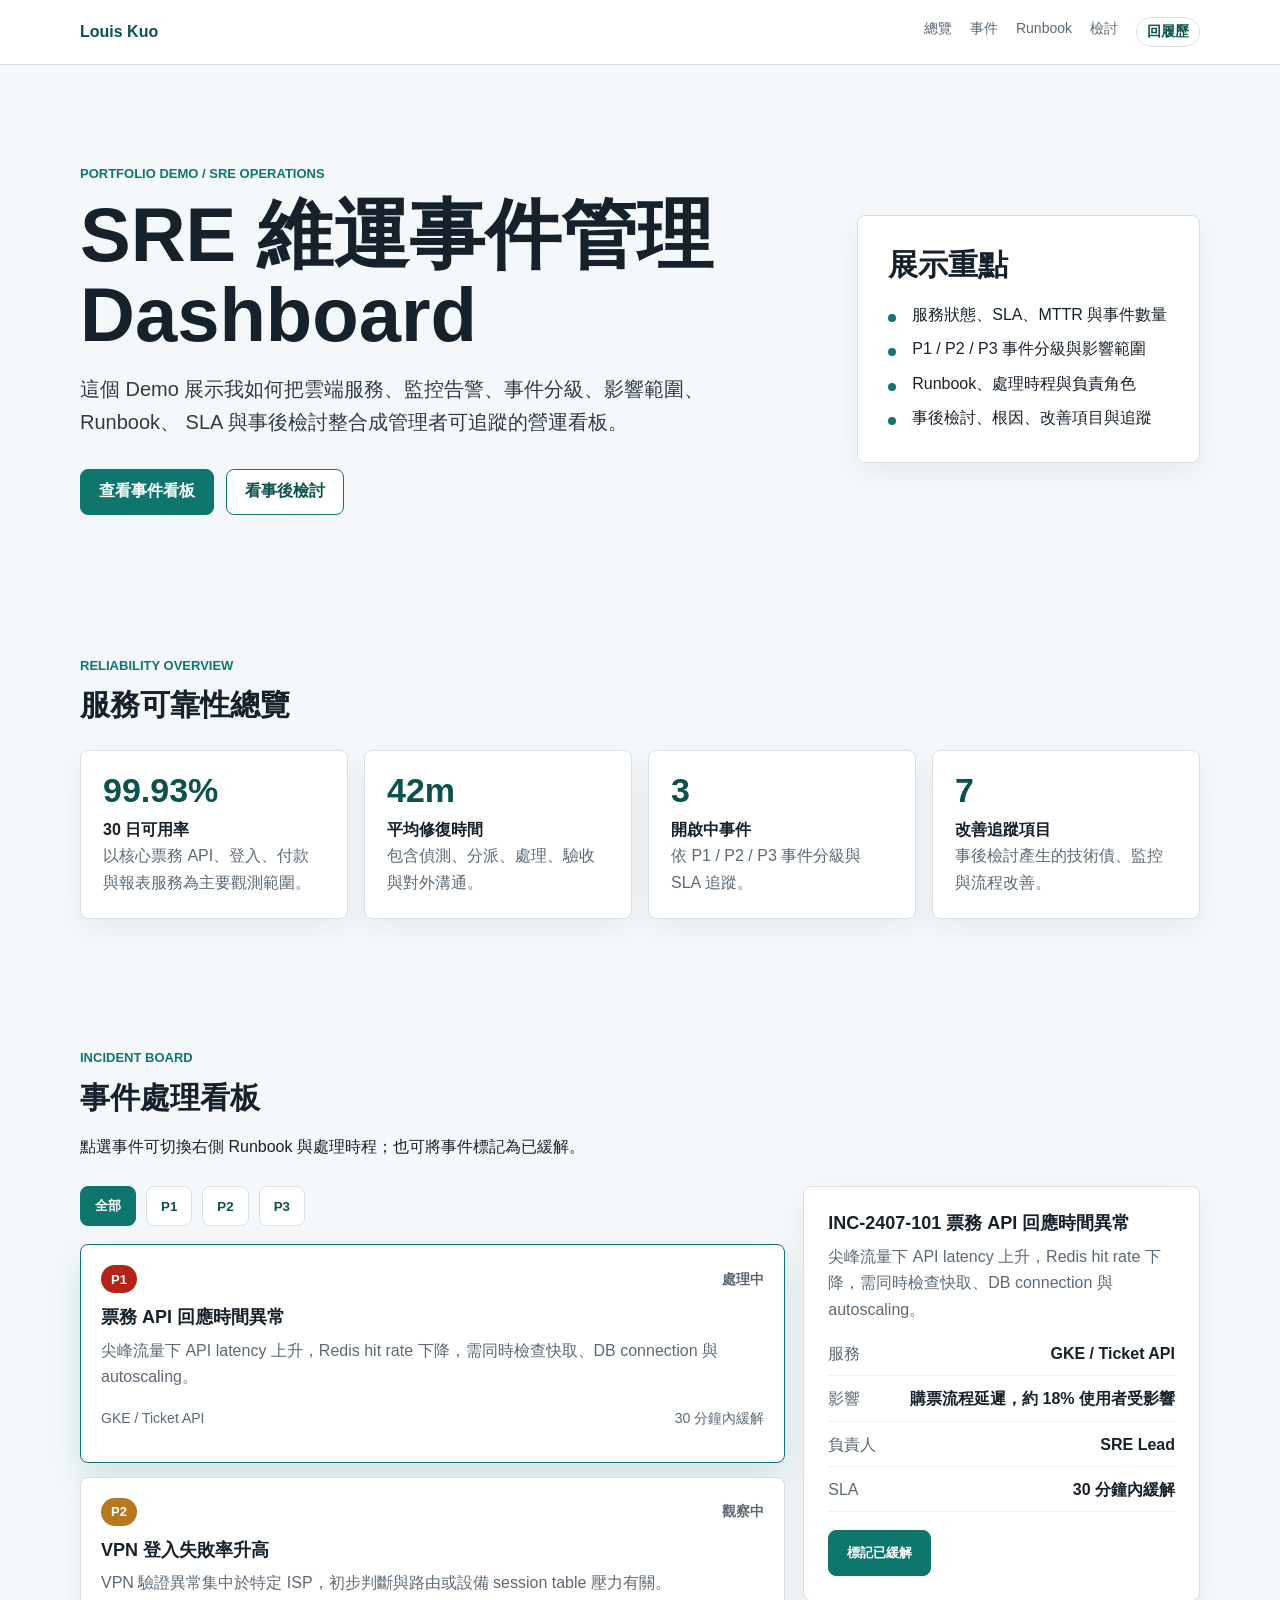
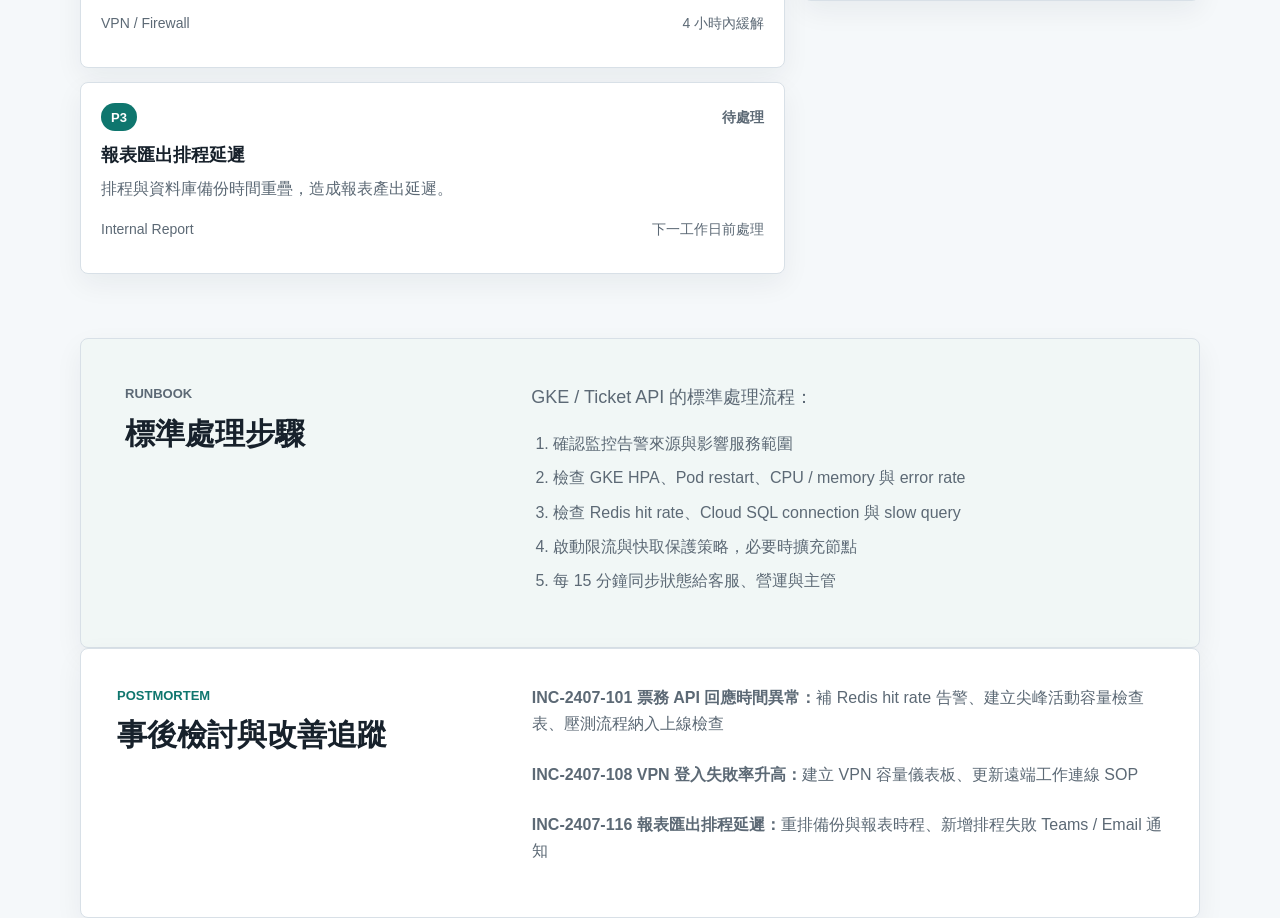
<file: sre-incident-demo.html>
<!doctype html>
<html lang="zh-Hant">
<head>
  <meta charset="utf-8">
  <meta name="viewport" content="width=device-width, initial-scale=1">
  <title>SRE 維運事件管理 Dashboard Demo | Louis Kuo</title>
  <meta name="description" content="SRE 維運事件管理、SLA、影響範圍、Runbook、事後檢討與可靠性指標 Demo，展示 Louis Kuo 的雲端維運與技術管理能力。">
  <link rel="stylesheet" href="styles.css">
</head>
<body class="demo-page">
  <header class="site-header">
    <nav class="nav" aria-label="作品導覽">
      <a class="brand" href="index.html">Louis Kuo</a>
      <div class="nav-links">
        <a href="#overview">總覽</a>
        <a href="#incidents">事件</a>
        <a href="#runbook">Runbook</a>
        <a href="#review">檢討</a>
        <a class="language-link" href="index.html#portfolio">回履歷</a>
      </div>
    </nav>
  </header>

  <main id="top">
    <section class="demo-hero">
      <div>
        <p class="eyebrow">Portfolio Demo / SRE Operations</p>
        <h1>SRE 維運事件管理 Dashboard</h1>
        <p class="lead">
          這個 Demo 展示我如何把雲端服務、監控告警、事件分級、影響範圍、Runbook、
          SLA 與事後檢討整合成管理者可追蹤的營運看板。
        </p>
        <div class="hero-actions">
          <a class="button primary" href="#incidents">查看事件看板</a>
          <a class="button secondary" href="#review">看事後檢討</a>
        </div>
      </div>
      <aside class="demo-brief">
        <h2>展示重點</h2>
        <ul class="check-list">
          <li>服務狀態、SLA、MTTR 與事件數量</li>
          <li>P1 / P2 / P3 事件分級與影響範圍</li>
          <li>Runbook、處理時程與負責角色</li>
          <li>事後檢討、根因、改善項目與追蹤</li>
        </ul>
      </aside>
    </section>

    <section id="overview" class="section demo-console">
      <div class="section-heading">
        <p class="eyebrow">Reliability Overview</p>
        <h2>服務可靠性總覽</h2>
      </div>
      <div class="sre-metrics">
        <article>
          <span id="availability">99.93%</span>
          <strong>30 日可用率</strong>
          <p>以核心票務 API、登入、付款與報表服務為主要觀測範圍。</p>
        </article>
        <article>
          <span id="mttr">42m</span>
          <strong>平均修復時間</strong>
          <p>包含偵測、分派、處理、驗收與對外溝通。</p>
        </article>
        <article>
          <span id="openIncidents">0</span>
          <strong>開啟中事件</strong>
          <p>依 P1 / P2 / P3 事件分級與 SLA 追蹤。</p>
        </article>
        <article>
          <span id="actionItems">0</span>
          <strong>改善追蹤項目</strong>
          <p>事後檢討產生的技術債、監控與流程改善。</p>
        </article>
      </div>
    </section>

    <section id="incidents" class="section demo-console">
      <div class="section-heading">
        <p class="eyebrow">Incident Board</p>
        <h2>事件處理看板</h2>
        <p>點選事件可切換右側 Runbook 與處理時程；也可將事件標記為已緩解。</p>
      </div>
      <div class="incident-layout">
        <div>
          <div class="console-toolbar" aria-label="事件篩選">
            <button class="role-button active" type="button" data-filter="all">全部</button>
            <button class="role-button" type="button" data-filter="P1">P1</button>
            <button class="role-button" type="button" data-filter="P2">P2</button>
            <button class="role-button" type="button" data-filter="P3">P3</button>
          </div>
          <div class="incident-list" id="incidentList" aria-live="polite"></div>
        </div>
        <aside class="metrics-panel incident-detail">
          <h3 id="incidentTitle">選取事件</h3>
          <p id="incidentSummary">點選左側事件後，這裡會顯示影響範圍與處理建議。</p>
          <dl class="detail-list">
            <div><dt>服務</dt><dd id="detailService">-</dd></div>
            <div><dt>影響</dt><dd id="detailImpact">-</dd></div>
            <div><dt>負責人</dt><dd id="detailOwner">-</dd></div>
            <div><dt>SLA</dt><dd id="detailSla">-</dd></div>
          </dl>
          <button class="button primary" type="button" id="mitigateButton">標記已緩解</button>
        </aside>
      </div>
    </section>

    <section id="runbook" class="section feature">
      <div class="section-heading">
        <p class="eyebrow">Runbook</p>
        <h2>標準處理步驟</h2>
      </div>
      <div class="feature-body">
        <p id="runbookLead">選取事件後顯示對應 Runbook。</p>
        <ol class="runbook-list" id="runbookList"></ol>
      </div>
    </section>

    <section id="review" class="section credentials">
      <div>
        <p class="eyebrow">Postmortem</p>
        <h2>事後檢討與改善追蹤</h2>
      </div>
      <div class="credential-list" id="reviewList"></div>
    </section>
  </main>

  <script>
    const incidents = [
      {
        id: "INC-2407-101",
        level: "P1",
        title: "票務 API 回應時間異常",
        service: "GKE / Ticket API",
        status: "處理中",
        impact: "購票流程延遲，約 18% 使用者受影響",
        owner: "SRE Lead",
        sla: "30 分鐘內緩解",
        summary: "尖峰流量下 API latency 上升，Redis hit rate 下降，需同時檢查快取、DB connection 與 autoscaling。",
        runbook: [
          "確認監控告警來源與影響服務範圍",
          "檢查 GKE HPA、Pod restart、CPU / memory 與 error rate",
          "檢查 Redis hit rate、Cloud SQL connection 與 slow query",
          "啟動限流與快取保護策略，必要時擴充節點",
          "每 15 分鐘同步狀態給客服、營運與主管"
        ],
        actions: ["補 Redis hit rate 告警", "建立尖峰活動容量檢查表", "壓測流程納入上線檢查"]
      },
      {
        id: "INC-2407-108",
        level: "P2",
        title: "VPN 登入失敗率升高",
        service: "VPN / Firewall",
        status: "觀察中",
        impact: "部分遠端同仁無法連線內部系統",
        owner: "Network Team",
        sla: "4 小時內緩解",
        summary: "VPN 驗證異常集中於特定 ISP，初步判斷與路由或設備 session table 壓力有關。",
        runbook: [
          "確認失敗使用者來源、ISP 與錯誤碼",
          "檢查 VPN gateway session、CPU、memory 與 license 使用率",
          "切換備援 gateway 或調整連線路由",
          "通知受影響使用者替代連線方式",
          "保留設備 log 供供應商分析"
        ],
        actions: ["建立 VPN 容量儀表板", "更新遠端工作連線 SOP"]
      },
      {
        id: "INC-2407-116",
        level: "P3",
        title: "報表匯出排程延遲",
        service: "Internal Report",
        status: "待處理",
        impact: "營運日報延遲 25 分鐘",
        owner: "IT Operations",
        sla: "下一工作日前處理",
        summary: "排程與資料庫備份時間重疊，造成報表產出延遲。",
        runbook: [
          "確認排程時間與資料來源",
          "檢查 DB backup、ETL job 與報表服務 log",
          "調整排程避免資源尖峰重疊",
          "補上排程失敗通知",
          "通知營運單位新的報表產出時間"
        ],
        actions: ["重排備份與報表時程", "新增排程失敗 Teams / Email 通知"]
      }
    ];

    let activeFilter = "all";
    let selected = incidents[0];

    const incidentList = document.querySelector("#incidentList");
    const reviewList = document.querySelector("#reviewList");
    const runbookList = document.querySelector("#runbookList");
    const runbookLead = document.querySelector("#runbookLead");

    function renderIncidents() {
      const filtered = activeFilter === "all" ? incidents : incidents.filter(item => item.level === activeFilter);
      incidentList.innerHTML = filtered.map(item => `
        <article class="incident-card ${item.id === selected.id ? "selected" : ""}" data-id="${item.id}">
          <div class="incident-head">
            <span class="severity ${item.level.toLowerCase()}">${item.level}</span>
            <strong>${item.status}</strong>
          </div>
          <h3>${item.title}</h3>
          <p>${item.summary}</p>
          <div class="incident-meta">
            <span>${item.service}</span>
            <span>${item.sla}</span>
          </div>
        </article>
      `).join("");

      document.querySelector("#openIncidents").textContent = incidents.filter(item => item.status !== "已緩解").length;
      document.querySelector("#actionItems").textContent = incidents.reduce((total, item) => total + item.actions.length, 0);
      renderDetail();
      renderReview();
    }

    function renderDetail() {
      document.querySelector("#incidentTitle").textContent = `${selected.id} ${selected.title}`;
      document.querySelector("#incidentSummary").textContent = selected.summary;
      document.querySelector("#detailService").textContent = selected.service;
      document.querySelector("#detailImpact").textContent = selected.impact;
      document.querySelector("#detailOwner").textContent = selected.owner;
      document.querySelector("#detailSla").textContent = selected.sla;
      runbookLead.textContent = `${selected.service} 的標準處理流程：`;
      runbookList.innerHTML = selected.runbook.map(step => `<li>${step}</li>`).join("");
    }

    function renderReview() {
      reviewList.innerHTML = incidents.map(item => `
        <p><strong>${item.id} ${item.title}：</strong>${item.actions.join("、")}</p>
      `).join("");
    }

    document.querySelectorAll("[data-filter]").forEach(button => {
      button.addEventListener("click", () => {
        activeFilter = button.dataset.filter;
        document.querySelectorAll("[data-filter]").forEach(item => item.classList.remove("active"));
        button.classList.add("active");
        renderIncidents();
      });
    });

    incidentList.addEventListener("click", event => {
      const card = event.target.closest(".incident-card");
      if (!card) return;
      selected = incidents.find(item => item.id === card.dataset.id);
      renderIncidents();
    });

    document.querySelector("#mitigateButton").addEventListener("click", () => {
      selected.status = "已緩解";
      renderIncidents();
    });

    renderIncidents();
  </script>
</body>
</html>
</file>
<file: styles.css>
:root {
  --ink: #17212b;
  --muted: #5c6975;
  --line: #d8e0e7;
  --soft: #f4f7f8;
  --panel: #ffffff;
  --accent: #0f766e;
  --accent-dark: #0b514c;
  --gold: #b7791f;
  --shadow: 0 18px 48px rgba(23, 33, 43, 0.12);
}

* {
  box-sizing: border-box;
}

html {
  scroll-behavior: smooth;
}

body {
  margin: 0;
  font-family: "Microsoft JhengHei", "PingFang TC", "Noto Sans TC", Arial, sans-serif;
  color: var(--ink);
  background: linear-gradient(180deg, #f7fbfb 0, #ffffff 360px);
  line-height: 1.65;
}

a {
  color: inherit;
}

.site-header {
  position: sticky;
  top: 0;
  z-index: 10;
  background: rgba(255, 255, 255, 0.94);
  border-bottom: 1px solid var(--line);
  backdrop-filter: blur(14px);
}

.nav {
  width: min(1120px, calc(100% - 40px));
  margin: 0 auto;
  height: 64px;
  display: flex;
  align-items: center;
  justify-content: space-between;
  gap: 24px;
}

.brand {
  font-weight: 800;
  text-decoration: none;
  color: var(--accent-dark);
}

.nav-links {
  display: flex;
  gap: 18px;
  color: var(--muted);
  font-size: 14px;
}

.nav-links a {
  text-decoration: none;
}

.language-link {
  padding: 2px 10px;
  border: 1px solid var(--line);
  border-radius: 999px;
  color: var(--accent-dark);
  font-weight: 800;
  background: #ffffff;
}

.hero {
  width: min(1120px, calc(100% - 40px));
  margin: 54px auto 32px;
  min-height: 520px;
  display: grid;
  grid-template-columns: minmax(0, 1.4fr) minmax(300px, 0.6fr);
  gap: 36px;
  align-items: center;
}

.hero-content {
  padding: 48px 0;
  position: relative;
}

.eyebrow {
  margin: 0 0 10px;
  color: var(--accent);
  font-size: 13px;
  font-weight: 800;
  letter-spacing: 0;
  text-transform: uppercase;
}

h1,
h2,
h3,
p {
  margin-top: 0;
}

h1 {
  margin-bottom: 18px;
  font-size: clamp(42px, 8vw, 76px);
  line-height: 1.05;
  letter-spacing: 0;
}

h2 {
  font-size: 30px;
  line-height: 1.25;
  letter-spacing: 0;
  margin-bottom: 18px;
}

h3 {
  font-size: 18px;
  line-height: 1.35;
  margin-bottom: 8px;
}

.lead {
  max-width: 720px;
  font-size: 20px;
  color: #2e3a45;
}

.profile-strip {
  display: flex;
  flex-wrap: wrap;
  gap: 10px;
  margin-top: 26px;
}

.profile-strip span {
  padding: 8px 12px;
  border: 1px solid #c9d8d6;
  border-radius: 999px;
  background: rgba(255, 255, 255, 0.78);
  color: var(--accent-dark);
  font-size: 14px;
  font-weight: 800;
}

.hero-actions {
  display: flex;
  flex-wrap: wrap;
  gap: 12px;
  margin-top: 30px;
}

.button {
  display: inline-flex;
  align-items: center;
  justify-content: center;
  min-height: 46px;
  padding: 0 18px;
  border-radius: 8px;
  font-weight: 700;
  text-decoration: none;
  border: 1px solid var(--accent);
}

.button.primary {
  background: var(--accent);
  color: #ffffff;
}

.button.secondary {
  background: #ffffff;
  color: var(--accent-dark);
}

.hero-panel {
  background: var(--accent-dark);
  color: #ffffff;
  padding: 32px;
  border-radius: 8px;
  box-shadow: var(--shadow);
  display: grid;
  gap: 22px;
  border: 1px solid rgba(255, 255, 255, 0.16);
}

.metric {
  display: block;
  font-size: 42px;
  font-weight: 900;
  line-height: 1;
}

.metric-label {
  display: block;
  color: rgba(255, 255, 255, 0.82);
  margin-top: 8px;
}

.panel-note {
  padding-top: 18px;
  border-top: 1px solid rgba(255, 255, 255, 0.18);
  color: rgba(255, 255, 255, 0.86);
  font-size: 15px;
}

.section {
  width: min(1120px, calc(100% - 40px));
  margin: 0 auto;
  padding: 64px 0;
  border-top: 1px solid var(--line);
}

.section-heading {
  max-width: 680px;
  margin-bottom: 26px;
}

.summary-band {
  display: grid;
  grid-template-columns: minmax(280px, 0.48fr) minmax(0, 0.52fr);
  gap: 30px;
  align-items: start;
  padding: 38px;
  background: #102f2c;
  color: #ffffff;
  border-radius: 8px;
  border-top: 0;
  box-shadow: var(--shadow);
}

.summary-band p {
  color: rgba(255, 255, 255, 0.84);
  margin-bottom: 0;
}

.summary-band .eyebrow {
  color: #8fd8cf;
}

.summary-band h2 {
  margin-bottom: 0;
}

.fit-grid,
.impact-grid,
.skill-groups {
  display: grid;
  grid-template-columns: repeat(3, minmax(0, 1fr));
  gap: 16px;
}

.fit-grid article,
.impact-grid article,
.skill-groups article,
.achievement-list article,
.timeline-item,
.feature,
.credentials,
.contact {
  background: var(--panel);
  border: 1px solid var(--line);
  border-radius: 8px;
  box-shadow: 0 10px 28px rgba(23, 33, 43, 0.06);
}

.fit-grid article,
.impact-grid article,
.skill-groups article {
  padding: 22px;
}

.fit-grid p,
.impact-grid p,
.skill-groups p,
.achievement-list p,
.timeline p,
.feature p,
.credential-list p,
.contact p {
  color: var(--muted);
}

.feature {
  background: #f1f7f6;
  padding: 44px;
  display: grid;
  grid-template-columns: minmax(260px, 0.6fr) minmax(0, 1fr);
  gap: 32px;
  align-items: start;
}

.feature-body p {
  font-size: 18px;
}

.check-list {
  margin: 18px 0 0;
  padding: 0;
  list-style: none;
  display: grid;
  gap: 8px;
}

.check-list li {
  padding-left: 24px;
  position: relative;
}

.check-list li::before {
  content: "";
  width: 8px;
  height: 8px;
  position: absolute;
  left: 0;
  top: 12px;
  background: var(--accent);
  border-radius: 50%;
}

.two-column {
  display: grid;
  grid-template-columns: minmax(240px, 0.36fr) minmax(0, 0.64fr);
  gap: 34px;
  align-items: start;
}

.sticky-heading {
  position: sticky;
  top: 90px;
}

.timeline {
  display: grid;
  gap: 16px;
}

.timeline-item {
  padding: 24px;
}

.timeline-meta {
  color: var(--gold);
  font-weight: 800;
  font-size: 14px;
  margin-bottom: 6px;
}

.company {
  font-weight: 700;
  color: #2f3b46;
}

.skill-groups {
  grid-template-columns: repeat(3, minmax(0, 1fr));
}

.fit-section {
  padding-top: 52px;
}

.achievement-list {
  display: grid;
  gap: 16px;
}

.achievement-list article {
  padding: 24px;
}

.credentials,
.contact {
  padding: 36px;
  display: grid;
  grid-template-columns: minmax(260px, 0.38fr) minmax(0, 0.62fr);
  gap: 28px;
}

.credential-list {
  display: grid;
  gap: 8px;
}

.contact-panel {
  display: grid;
  gap: 12px;
  align-content: start;
}

.contact-panel a,
.contact-panel span {
  display: block;
  padding: 14px 16px;
  border: 1px solid var(--line);
  border-radius: 8px;
  text-decoration: none;
  color: var(--accent-dark);
  background: #ffffff;
}

.contact {
  background: #f8fafb;
}

.portfolio-showcase {
  background: #f8fbfb;
  padding: 36px;
  display: grid;
  grid-template-columns: minmax(260px, 0.42fr) minmax(0, 0.58fr);
  gap: 28px;
  align-items: start;
}

.portfolio-showcase,
.portfolio-card,
.demo-brief,
.request-form,
.metrics-panel,
.ticket-card,
.workflow-steps article,
.architecture-grid article {
  border: 1px solid var(--line);
  border-radius: 8px;
  box-shadow: 0 10px 28px rgba(23, 33, 43, 0.06);
}

.portfolio-card {
  background: #ffffff;
  padding: 24px;
}

.leadership-card {
  border-color: #8db4ac;
  background: #f7fbfa;
}

.portfolio-list {
  display: grid;
  gap: 16px;
}

.portfolio-card p {
  color: var(--muted);
}

.portfolio-tags {
  display: flex;
  flex-wrap: wrap;
  gap: 8px;
  margin: 18px 0 22px;
}

.portfolio-tags span {
  padding: 6px 10px;
  border: 1px solid #c9d8d6;
  border-radius: 999px;
  color: var(--accent-dark);
  font-size: 13px;
  font-weight: 800;
  background: #ffffff;
}

.leadership-hero {
  min-height: 360px;
}

.case-grid,
.plan-grid {
  display: grid;
  grid-template-columns: repeat(3, minmax(0, 1fr));
  gap: 18px;
}

.case-grid article,
.plan-grid article,
.signal-list p {
  background: #ffffff;
  border: 1px solid var(--line);
  border-radius: 8px;
  padding: 22px;
  box-shadow: 0 10px 28px rgba(23, 33, 43, 0.05);
}

.case-grid span,
.plan-grid span {
  display: inline-flex;
  align-items: center;
  justify-content: center;
  min-width: 54px;
  height: 34px;
  margin-bottom: 14px;
  border-radius: 999px;
  background: #dfece9;
  color: var(--accent-dark);
  font-weight: 900;
}

.case-grid p,
.plan-grid p,
.signal-list p {
  color: var(--muted);
}

.architecture-proof-grid {
  display: grid;
  grid-template-columns: 1fr;
  gap: 18px;
}

.architecture-proof-card {
  display: grid;
  grid-template-columns: minmax(260px, 0.34fr) minmax(0, 0.66fr);
  gap: 22px;
  align-items: start;
  padding: 22px;
  background: #ffffff;
  border: 1px solid var(--line);
  border-radius: 8px;
  box-shadow: 0 10px 28px rgba(23, 33, 43, 0.05);
}

.architecture-title {
  display: grid;
  gap: 10px;
}

.architecture-title span {
  width: 52px;
  height: 34px;
  display: inline-flex;
  align-items: center;
  justify-content: center;
  border-radius: 999px;
  background: #dfece9;
  color: var(--accent-dark);
  font-weight: 900;
}

.architecture-proof-card p {
  color: var(--muted);
  margin-bottom: 0;
}

.architecture-diagram {
  min-height: 210px;
  display: grid;
  align-items: center;
  justify-items: center;
  gap: 10px;
  padding: 18px;
  border: 1px solid #dfe8ec;
  border-radius: 8px;
  background:
    linear-gradient(90deg, rgba(15, 118, 110, 0.05) 1px, transparent 1px),
    linear-gradient(rgba(15, 118, 110, 0.05) 1px, transparent 1px),
    #f8fbfb;
  background-size: 24px 24px;
}

.diagram-node {
  min-width: 104px;
  min-height: 42px;
  display: inline-flex;
  align-items: center;
  justify-content: center;
  padding: 8px 12px;
  border: 1px solid #b9cbd0;
  border-radius: 8px;
  background: #ffffff;
  color: #24313b;
  font-size: 13px;
  font-weight: 900;
  text-align: center;
  box-shadow: 0 8px 18px rgba(23, 33, 43, 0.08);
}

.diagram-node.firewall,
.diagram-node.slb {
  border-color: #0f766e;
  background: #e7f4f2;
  color: var(--accent-dark);
}

.diagram-node.data {
  border-color: #b7791f;
  background: #fff7e8;
}

.diagram-line {
  background: #8aa0aa;
}

.diagram-line.horizontal {
  width: 34px;
  height: 2px;
}

.diagram-line.vertical {
  width: 2px;
  height: 28px;
}

.hybrid-diagram {
  grid-template-columns: auto 34px auto 34px auto 34px auto;
}

.hybrid-diagram .diagram-branch {
  grid-column: 1 / -1;
}

.diagram-branch,
.slb-pool,
.zone-row {
  width: 100%;
  display: flex;
  flex-wrap: wrap;
  justify-content: center;
  gap: 10px;
}

.zone-diagram,
.slb-diagram {
  align-content: center;
}

.policy-strip {
  width: min(100%, 560px);
  padding: 10px 12px;
  border: 1px dashed #97abb3;
  border-radius: 8px;
  background: rgba(255, 255, 255, 0.78);
  color: var(--muted);
  font-size: 13px;
  font-weight: 800;
  text-align: center;
}

.leadership-plan {
  align-items: start;
}

.signal-list {
  display: grid;
  gap: 12px;
}

.demo-page {
  background: #f5f8fa;
}

.demo-hero {
  width: min(1120px, calc(100% - 40px));
  margin: 54px auto 32px;
  min-height: 440px;
  display: grid;
  grid-template-columns: minmax(0, 1fr) minmax(320px, 0.46fr);
  gap: 32px;
  align-items: center;
}

.demo-brief {
  background: #ffffff;
  padding: 30px;
}

.workflow-steps {
  display: grid;
  grid-template-columns: repeat(4, minmax(0, 1fr));
  gap: 16px;
}

.workflow-steps article {
  background: #ffffff;
  padding: 22px;
}

.workflow-steps span {
  width: 34px;
  height: 34px;
  display: inline-flex;
  align-items: center;
  justify-content: center;
  margin-bottom: 16px;
  border-radius: 50%;
  background: var(--accent);
  color: #ffffff;
  font-weight: 900;
}

.demo-console {
  border-top: 0;
}

.console-toolbar {
  display: flex;
  flex-wrap: wrap;
  gap: 10px;
  margin-bottom: 18px;
}

.role-button,
.ticket-actions button {
  min-height: 40px;
  padding: 0 14px;
  border: 1px solid var(--line);
  border-radius: 8px;
  background: #ffffff;
  color: var(--accent-dark);
  font-weight: 800;
  cursor: pointer;
}

.role-button.active,
.ticket-actions button:hover {
  background: var(--accent);
  color: #ffffff;
  border-color: var(--accent);
}

.dashboard-grid {
  display: grid;
  grid-template-columns: minmax(280px, 0.42fr) minmax(0, 0.58fr);
  gap: 18px;
}

.request-form,
.metrics-panel {
  background: #ffffff;
  padding: 24px;
}

.request-form label {
  display: grid;
  gap: 6px;
  margin-bottom: 14px;
  color: #2e3a45;
  font-weight: 800;
}

.request-form select,
.request-form textarea {
  width: 100%;
  border: 1px solid var(--line);
  border-radius: 8px;
  padding: 12px;
  font: inherit;
  color: var(--ink);
  background: #ffffff;
}

.metric-list {
  display: grid;
  grid-template-columns: repeat(3, minmax(0, 1fr));
  gap: 12px;
}

.metric-list div {
  padding: 18px;
  background: #f1f7f6;
  border-radius: 8px;
}

.metric-list strong {
  display: block;
  font-size: 32px;
  line-height: 1;
  color: var(--accent-dark);
}

.metric-list span {
  color: var(--muted);
  font-size: 14px;
}

.runbook-box {
  margin-top: 18px;
  padding: 18px;
  border: 1px solid var(--line);
  border-radius: 8px;
  background: #ffffff;
}

.runbook-box p {
  margin-bottom: 0;
  color: var(--muted);
}

.ticket-board {
  display: grid;
  grid-template-columns: repeat(3, minmax(0, 1fr));
  gap: 16px;
  margin-top: 18px;
}

.ticket-card {
  background: #ffffff;
  padding: 20px;
}

.ticket-card.selected {
  border-color: var(--accent);
  box-shadow: 0 16px 36px rgba(15, 118, 110, 0.16);
}

.ticket-head {
  display: flex;
  align-items: center;
  justify-content: space-between;
  gap: 10px;
  margin-bottom: 12px;
  color: var(--muted);
  font-size: 13px;
}

.ticket-head strong {
  color: var(--gold);
}

.ticket-card p {
  color: var(--muted);
}

.ticket-card dl {
  display: grid;
  gap: 8px;
  margin: 0 0 16px;
}

.ticket-card dl div {
  display: flex;
  justify-content: space-between;
  gap: 12px;
  padding-bottom: 8px;
  border-bottom: 1px solid #eef2f4;
}

.ticket-card dt {
  color: var(--muted);
}

.ticket-card dd {
  margin: 0;
  font-weight: 800;
  text-align: right;
}

.ticket-actions {
  display: flex;
  flex-wrap: wrap;
  gap: 8px;
}

.architecture-grid {
  display: grid;
  grid-template-columns: repeat(2, minmax(0, 1fr));
  gap: 14px;
}

.architecture-grid article {
  background: #ffffff;
  padding: 18px;
}

.architecture-grid p {
  margin-bottom: 0;
}

.sre-metrics {
  display: grid;
  grid-template-columns: repeat(4, minmax(0, 1fr));
  gap: 16px;
}

.sre-metrics article,
.incident-card {
  background: #ffffff;
  border: 1px solid var(--line);
  border-radius: 8px;
  box-shadow: 0 10px 28px rgba(23, 33, 43, 0.06);
}

.sre-metrics article {
  padding: 22px;
}

.sre-metrics span {
  display: block;
  color: var(--accent-dark);
  font-size: 34px;
  font-weight: 900;
  line-height: 1;
  margin-bottom: 10px;
}

.sre-metrics p {
  color: var(--muted);
  margin-bottom: 0;
}

.incident-layout {
  display: grid;
  grid-template-columns: minmax(0, 0.64fr) minmax(300px, 0.36fr);
  gap: 18px;
  align-items: start;
}

.incident-list {
  display: grid;
  gap: 14px;
}

.incident-card {
  padding: 20px;
  cursor: pointer;
}

.incident-card.selected {
  border-color: var(--accent);
  box-shadow: 0 16px 36px rgba(15, 118, 110, 0.16);
}

.incident-head,
.incident-meta {
  display: flex;
  align-items: center;
  justify-content: space-between;
  gap: 12px;
  margin-bottom: 12px;
}

.incident-head strong,
.incident-meta {
  color: var(--muted);
  font-size: 14px;
}

.severity {
  display: inline-flex;
  align-items: center;
  min-height: 28px;
  padding: 0 10px;
  border-radius: 999px;
  color: #ffffff;
  font-size: 13px;
  font-weight: 900;
}

.severity.p1 {
  background: #b42318;
}

.severity.p2 {
  background: #b7791f;
}

.severity.p3 {
  background: #0f766e;
}

.incident-card p,
.incident-detail p {
  color: var(--muted);
}

.detail-list {
  display: grid;
  gap: 10px;
  margin: 18px 0;
}

.detail-list div {
  display: flex;
  justify-content: space-between;
  gap: 12px;
  padding-bottom: 8px;
  border-bottom: 1px solid #eef2f4;
}

.detail-list dt {
  color: var(--muted);
}

.detail-list dd {
  margin: 0;
  font-weight: 800;
  text-align: right;
}

.runbook-list {
  margin: 18px 0 0;
  padding-left: 22px;
  color: var(--muted);
}

.runbook-list li {
  margin-bottom: 8px;
}

.event-controls {
  display: flex;
  flex-wrap: wrap;
  align-items: end;
  justify-content: space-between;
  gap: 16px;
  margin-bottom: 18px;
}

.event-controls label {
  display: grid;
  gap: 6px;
  min-width: min(100%, 280px);
  color: #2e3a45;
  font-weight: 800;
}

.event-controls select {
  min-height: 42px;
  border: 1px solid var(--line);
  border-radius: 8px;
  padding: 0 12px;
  font: inherit;
  color: var(--ink);
  background: #ffffff;
}

.event-metrics #riskLevel {
  font-size: 30px;
}

.event-layout {
  display: grid;
  grid-template-columns: minmax(0, 0.66fr) minmax(300px, 0.34fr);
  gap: 18px;
  align-items: start;
}

.zone-grid {
  display: grid;
  grid-template-columns: repeat(2, minmax(0, 1fr));
  gap: 16px;
}

.zone-card {
  background: #ffffff;
  border: 1px solid var(--line);
  border-radius: 8px;
  padding: 20px;
  cursor: pointer;
  box-shadow: 0 10px 28px rgba(23, 33, 43, 0.06);
}

.zone-card.selected {
  border-color: var(--accent);
  box-shadow: 0 16px 36px rgba(15, 118, 110, 0.16);
}

.zone-card h3 {
  margin: 0 0 8px;
  color: var(--accent-dark);
  font-size: 34px;
}

.zone-card p {
  color: var(--muted);
}

.zone-card dl {
  display: grid;
  gap: 8px;
  margin: 16px 0 0;
}

.zone-card dl div {
  display: flex;
  justify-content: space-between;
  gap: 12px;
  padding-bottom: 8px;
  border-bottom: 1px solid #eef2f4;
}

.zone-card dt {
  color: var(--muted);
}

.zone-card dd {
  margin: 0;
  font-weight: 800;
}

.capacity-bar {
  height: 10px;
  overflow: hidden;
  border-radius: 999px;
  background: #e7eef0;
}

.capacity-bar span {
  display: block;
  height: 100%;
  border-radius: inherit;
  background: linear-gradient(90deg, var(--accent), var(--gold));
}

.event-actions {
  display: flex;
  flex-wrap: wrap;
  gap: 10px;
  margin-top: 16px;
}

.ops-grid {
  display: grid;
  grid-template-columns: repeat(3, minmax(0, 1fr));
  gap: 16px;
}

.ops-grid article {
  background: #ffffff;
  border: 1px solid var(--line);
  border-radius: 8px;
  padding: 22px;
}

.ops-grid span {
  display: block;
  color: var(--accent-dark);
  font-size: 34px;
  font-weight: 900;
  line-height: 1;
  margin-bottom: 10px;
}

.ops-grid p {
  color: var(--muted);
  margin-bottom: 0;
}

.operations-list {
  display: grid;
  gap: 10px;
  margin-top: 18px;
}

.operations-list p {
  margin: 0;
  padding: 16px 18px;
  border: 1px solid var(--line);
  border-radius: 8px;
  background: #ffffff;
  color: var(--muted);
}

@media (max-width: 900px) {
  .hero,
  .feature,
  .two-column,
  .summary-band,
  .credentials,
  .contact,
  .portfolio-showcase,
  .demo-hero,
  .dashboard-grid,
  .architecture-proof-card,
  .incident-layout,
  .event-layout {
    grid-template-columns: 1fr;
  }

  .fit-grid,
  .impact-grid,
  .skill-groups,
  .workflow-steps,
  .ticket-board,
  .sre-metrics,
  .ops-grid,
  .case-grid,
  .plan-grid {
    grid-template-columns: repeat(2, minmax(0, 1fr));
  }

  .sticky-heading {
    position: static;
  }
}

@media (max-width: 620px) {
  .nav {
    width: min(100% - 28px, 1120px);
    height: auto;
    padding: 14px 0;
    align-items: flex-start;
    flex-direction: column;
    gap: 8px;
  }

  .nav-links {
    width: 100%;
    overflow-x: auto;
    gap: 14px;
    padding-bottom: 2px;
  }

  .hero,
  .section,
  .demo-hero {
    width: min(100% - 28px, 1120px);
  }

  .hero {
    margin-top: 28px;
    min-height: 0;
  }

  .hero-content {
    padding: 22px 0;
  }

  .lead {
    font-size: 17px;
  }

  .fit-grid,
  .impact-grid,
  .skill-groups,
  .workflow-steps,
  .ticket-board,
  .hybrid-diagram,
  .architecture-grid,
  .sre-metrics,
  .zone-grid,
  .ops-grid,
  .case-grid,
  .plan-grid {
    grid-template-columns: 1fr;
  }

  .feature,
  .credentials,
  .contact,
  .portfolio-showcase {
    padding: 24px;
  }

  .metric-list {
    grid-template-columns: 1fr;
  }
}
</file>
